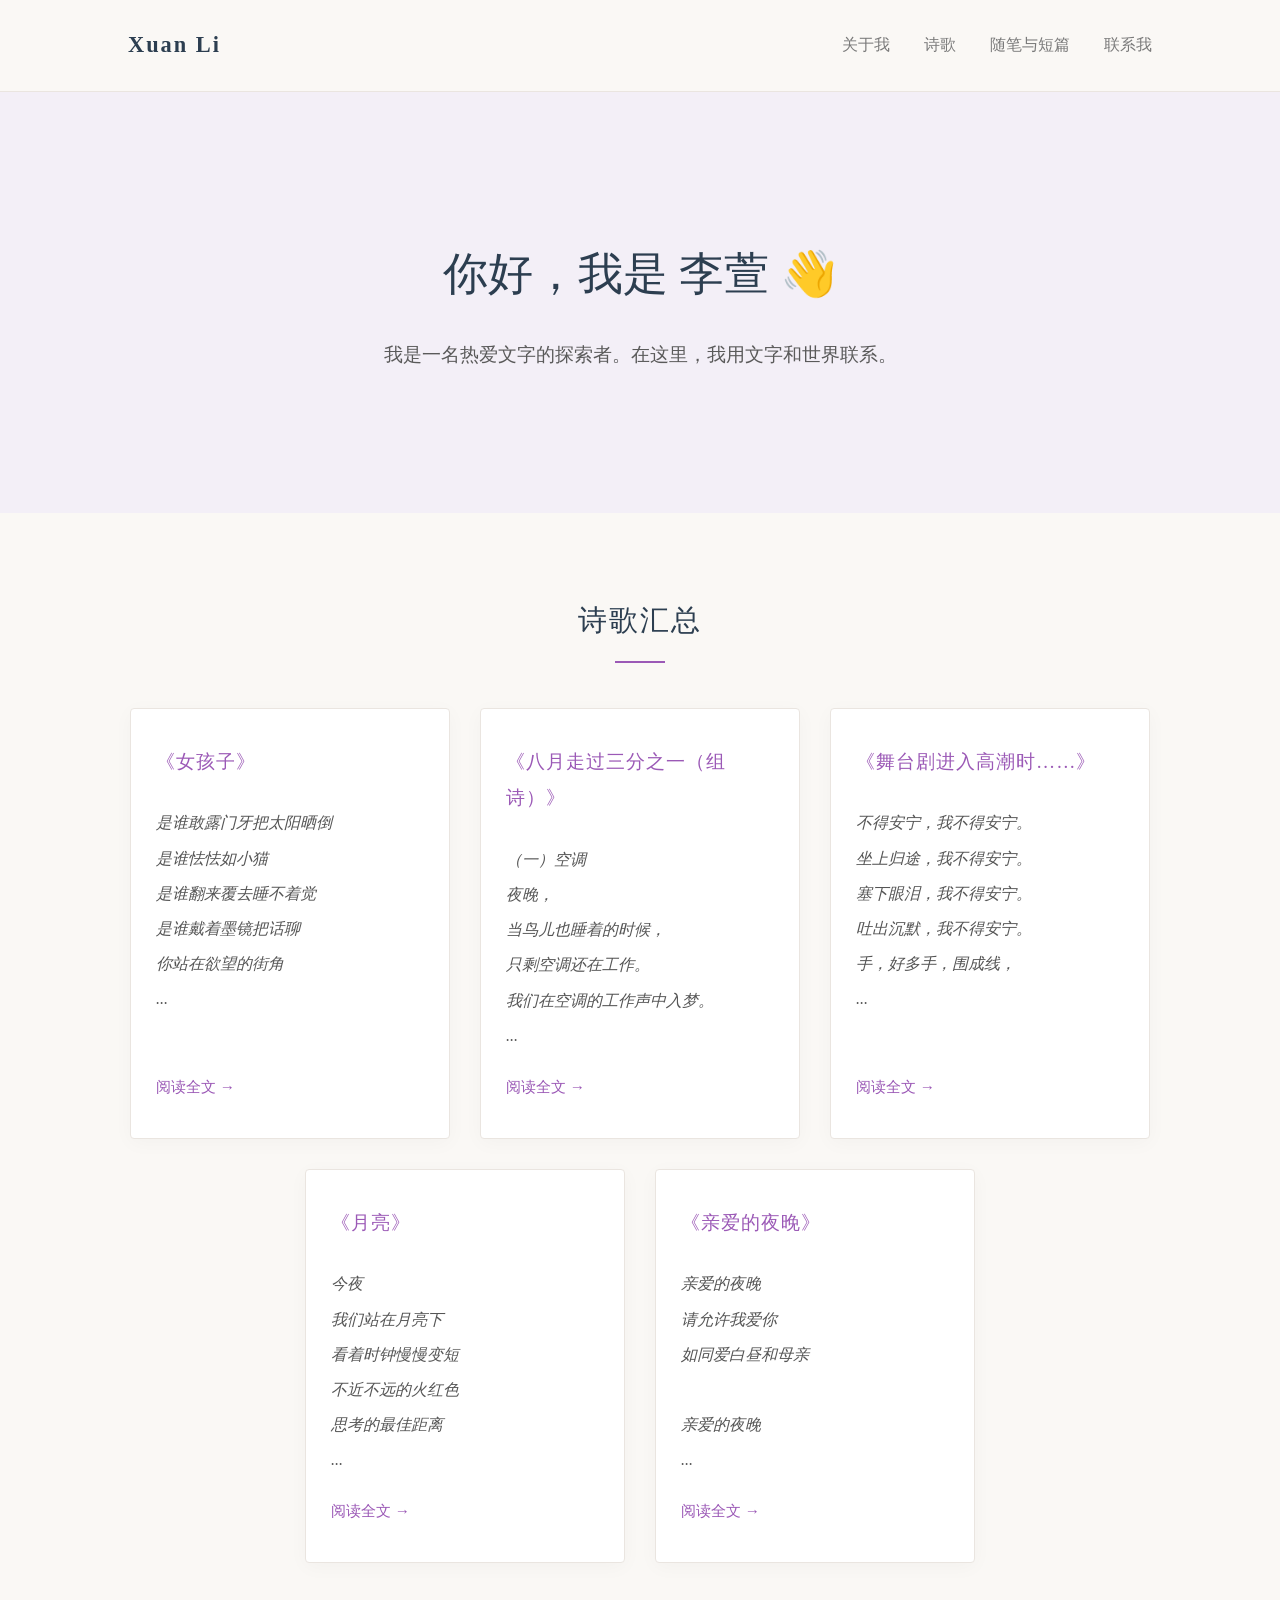
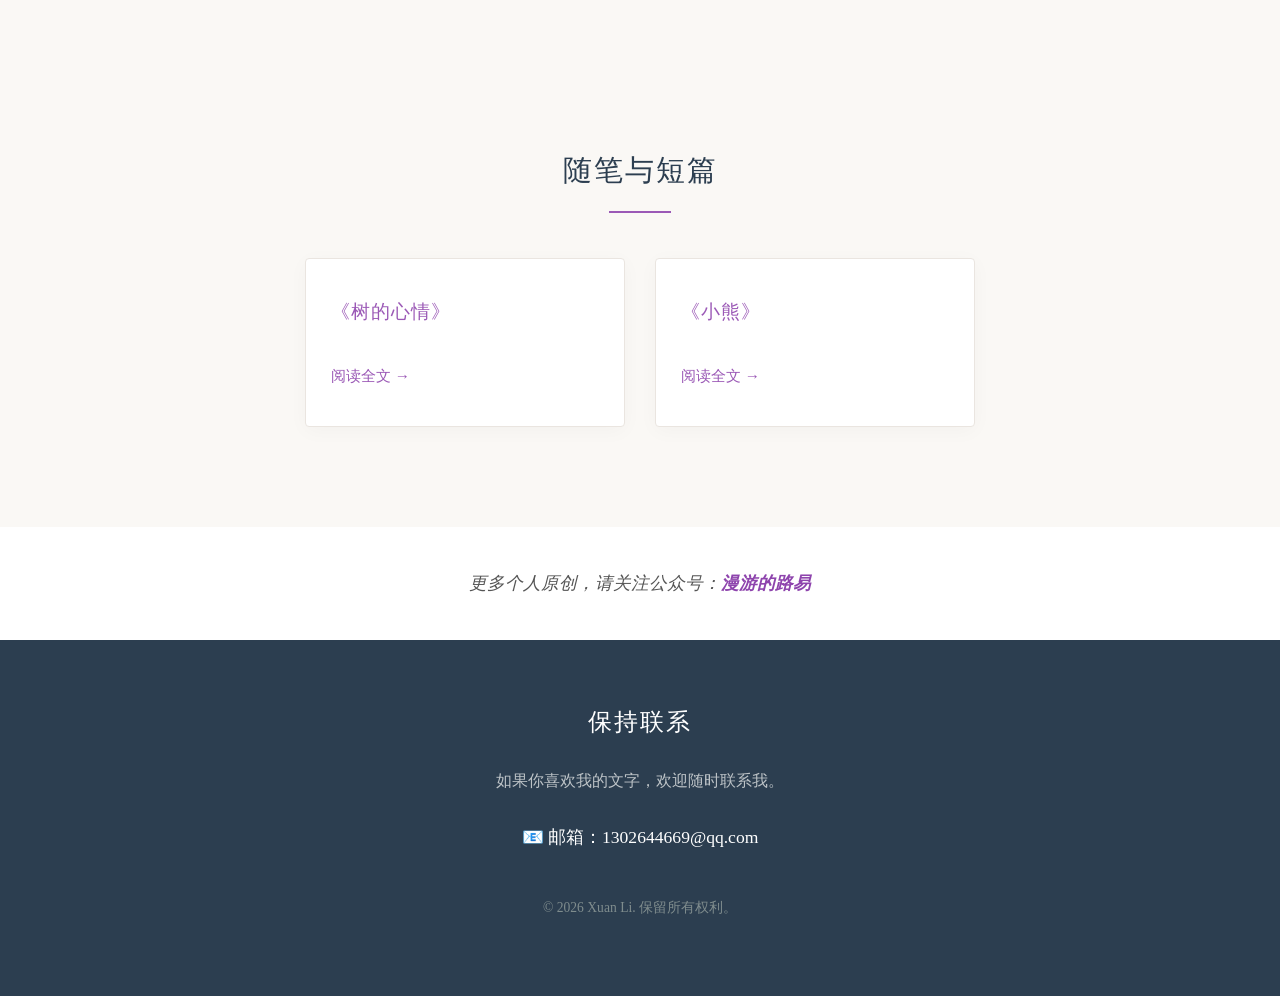
<file: index.html>
<!DOCTYPE html>
<html lang="zh-CN">
<head>
    <meta charset="UTF-8">
    <meta name="viewport" content="width=device-width, initial-scale=1.0">
    <title>Xuan Li | 文字作品集</title>
    <link rel="stylesheet" href="style.css">
</head>
<body>
    <header>
        <div class="logo">Xuan Li</div>
        <nav>
            <a href="#about">关于我</a>
            <a href="#poetry">诗歌</a>
            <a href="#prose">随笔与短篇</a>
            <a href="#contact">联系我</a>
        </nav>
    </header>

    <section id="about" class="hero">
        <h1>你好，我是 李萱 👋</h1>
        <p>我是一名热爱文字的探索者。在这里，我用文字和世界联系。</p>
    </section>

    <section id="poetry" class="section-container">
        <h2>诗歌汇总</h2>
        <div class="project-grid">
            
            <!-- 诗歌卡片: 女孩子 -->
            <div class="card">
                <h3>《女孩子》</h3>
                <p class="poem-text">
                    是谁敢露门牙把太阳晒倒<br>
                    是谁怯怯如小猫<br>
                    是谁翻来覆去睡不着觉<br>
                    是谁戴着墨镜把话聊<br>
                    你站在欲望的街角<br>
                    ...
                </p>
                <a href="poem1.html" class="read-more">阅读全文 &rarr;</a>
            </div>
            <!-- 诗歌卡片: 八月走过三分之一（组诗） -->
            <div class="card">
                <h3>《八月走过三分之一（组诗）》</h3>
                <p class="poem-text">
                    （一）空调<br>
                    夜晚，<br>
                    当鸟儿也睡着的时候，<br>
                    只剩空调还在工作。<br>
                    我们在空调的工作声中入梦。<br>
                    ...
                </p>
                <a href="poem2.html" class="read-more">阅读全文 &rarr;</a>
            </div>
            <!-- 诗歌卡片: 舞台剧进入高潮时…… -->
            <div class="card">
                <h3>《舞台剧进入高潮时……》</h3>
                <p class="poem-text">
                    不得安宁，我不得安宁。<br>
                    坐上归途，我不得安宁。<br>
                    塞下眼泪，我不得安宁。<br>
                    吐出沉默，我不得安宁。<br>
                    手，好多手，围成线，<br>
                    ...
                </p>
                <a href="poem3.html" class="read-more">阅读全文 &rarr;</a>
            </div>
            <!-- 诗歌卡片: 月亮 -->
            <div class="card">
                <h3>《月亮》</h3>
                <p class="poem-text">
                    今夜<br>
                    我们站在月亮下<br>
                    看着时钟慢慢变短<br>
                    不近不远的火红色<br>
                    思考的最佳距离<br>
                    ...
                </p>
                <a href="poem4.html" class="read-more">阅读全文 &rarr;</a>
            </div>
            <!-- 诗歌卡片: 亲爱的夜晚 -->
            <div class="card">
                <h3>《亲爱的夜晚》</h3>
                <p class="poem-text">
                    亲爱的夜晚<br>
                    请允许我爱你<br>
                    如同爱白昼和母亲<br>
                    <br>
                    亲爱的夜晚<br>
                    ...
                </p>
                <a href="poem5.html" class="read-more">阅读全文 &rarr;</a>
            </div>
        </div>
    </section>

    <section id="prose" class="section-container bg-light">
        <h2>随笔与短篇</h2>
        <div class="project-grid">
            
            <!-- 散文卡片: 树的心情 -->
            <div class="card">
                <h3>《树的心情》</h3>
                <div style="margin-top: 15px;">
                    <!-- 重点：这里必须写上 href -->
                    <a href="prose1.html" class="read-more">阅读全文 &rarr;</a>
                </div>
            </div>
            <!-- 散文卡片: 小熊 -->
            <div class="card">
                <h3>《小熊》</h3>
                <div style="margin-top: 15px;">
                    <!-- 重点：这里必须写上 href -->
                    <a href="prose2.html" class="read-more">阅读全文 &rarr;</a>
                </div>
            </div>
        </div>
    </section>
    
    <div style="text-align: center; padding: 40px 20px; background-color: #fff;">
        <p style="font-size: 1.1rem; color: #555; font-style: italic;">
            更多个人原创，请关注公众号：<strong style="color: #8e44ad;">漫游的路易</strong>
        </p>
    </div>

    <footer id="contact">
        <h2>保持联系</h2>
        <p>如果你喜欢我的文字，欢迎随时联系我。</p>
        <p class="email">📧 邮箱：1302644669@qq.com</p>
        <p class="copyright">© <span id="year"></span> Xuan Li. 保留所有权利。</p>    
    </footer>
    <script src="script.js"></script>
</body>
</html>
</file>
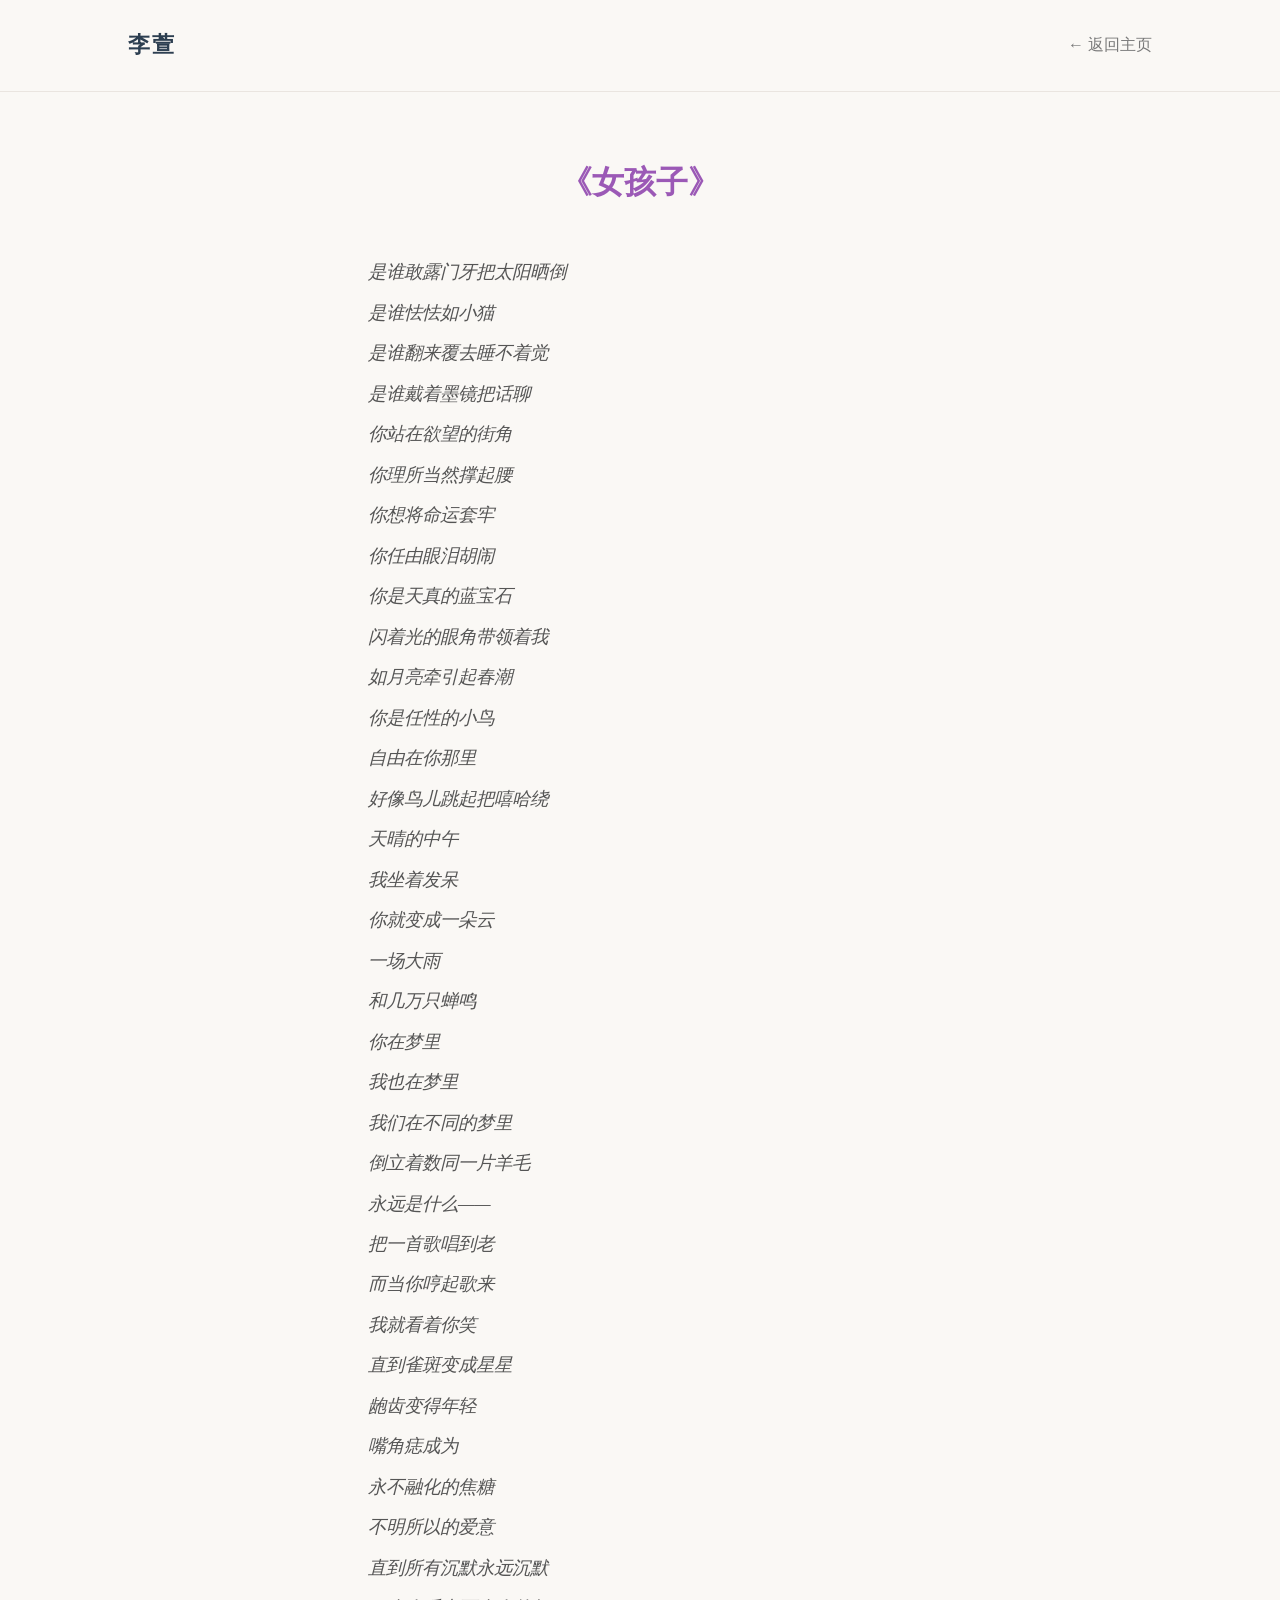
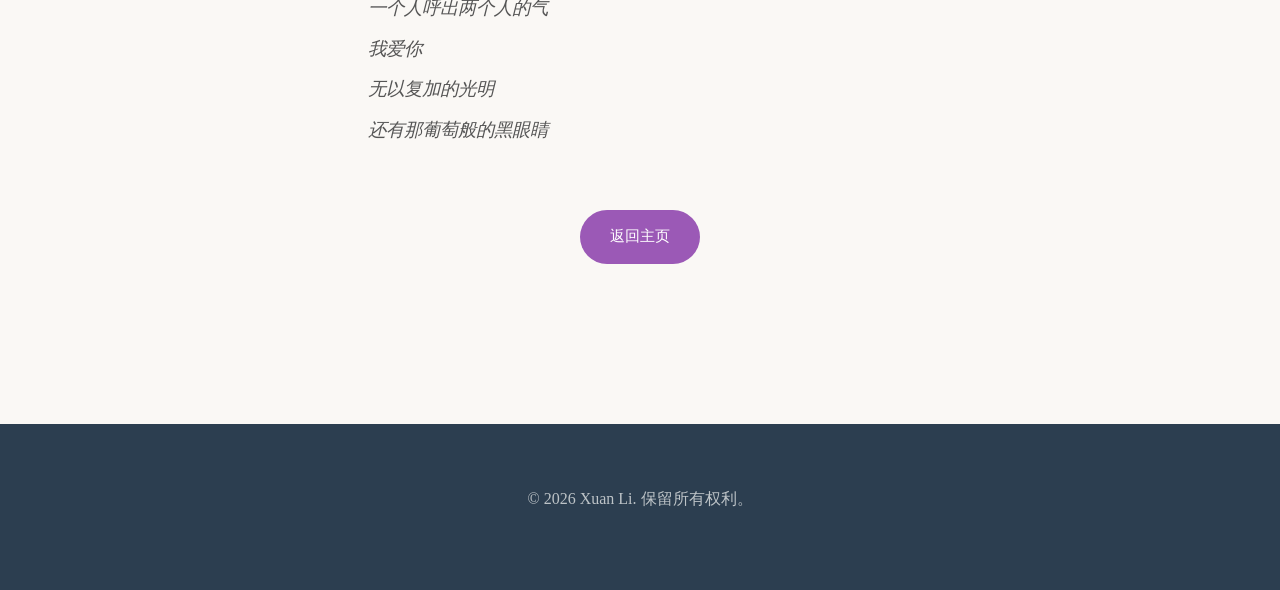
<file: poem1.html>
<!DOCTYPE html>
<html lang="zh-CN">
<head>
    <meta charset="UTF-8">
    <meta name="viewport" content="width=device-width, initial-scale=1.0">
    <title> 女孩子 | 李萱</title>
    <link rel="stylesheet" href="style.css">
</head>
<body>
    <header>
        <div class="logo">李萱</div>
        <nav>
            <a href="index.html">&larr; 返回主页</a>
        </nav>
    </header>

    <section class="section-container" style="max-width: 800px; margin: 0 auto; text-align: left; padding-top: 60px;">
        <h1 style="color: #9b59b6; margin-bottom: 40px; font-size: 2rem; text-align: center;">《女孩子》</h1>

        <div class="poem-text" style="font-size: 1.15rem; text-indent: 0;">
            <!-- 把你的诗歌全文粘贴在这里，每一行末尾加 <br> -->
            是谁敢露门牙把太阳晒倒<br>
            是谁怯怯如小猫<br>
            是谁翻来覆去睡不着觉<br>
            是谁戴着墨镜把话聊<br>

            你站在欲望的街角<br>
            你理所当然撑起腰<br>
            你想将命运套牢<br>
            你任由眼泪胡闹<br>

            你是天真的蓝宝石<br>
            闪着光的眼角带领着我<br>
            如月亮牵引起春潮<br>
            你是任性的小鸟<br>
            自由在你那里<br>
            好像鸟儿跳起把嘻哈绕<br>

            天晴的中午<br>
            我坐着发呆<br>
            你就变成一朵云<br>
            一场大雨<br>
            和几万只蝉鸣<br>
            你在梦里<br>
            我也在梦里<br>
            我们在不同的梦里<br>
            倒立着数同一片羊毛<br>
            永远是什么——<br>
            把一首歌唱到老<br>

            而当你哼起歌来<br>
            我就看着你笑<br>
            直到雀斑变成星星<br>
            龅齿变得年轻<br>
            嘴角痣成为<br>
            永不融化的焦糖<br>
            不明所以的爱意<br>
            直到所有沉默永远沉默<br>
            一个人呼出两个人的气<br>
            我爱你<br>
            无以复加的光明<br>
            还有那葡萄般的黑眼睛<br>

        </div>

        <div style="text-align: center; margin-top: 60px;">
            <a href="index.html" class="read-more" style="display: inline-block; background-color: #9b59b6; color: #fff; padding: 12px 30px; border-radius: 30px; text-decoration: none;">返回主页</a>
        </div>
    </section>

    <footer id="contact" style="margin-top: 80px;">
        <p>© <span id="year"></span> Xuan Li. 保留所有权利。</p>
    </footer>
    <script src="script.js"></script>
</body>
</html>
</file>
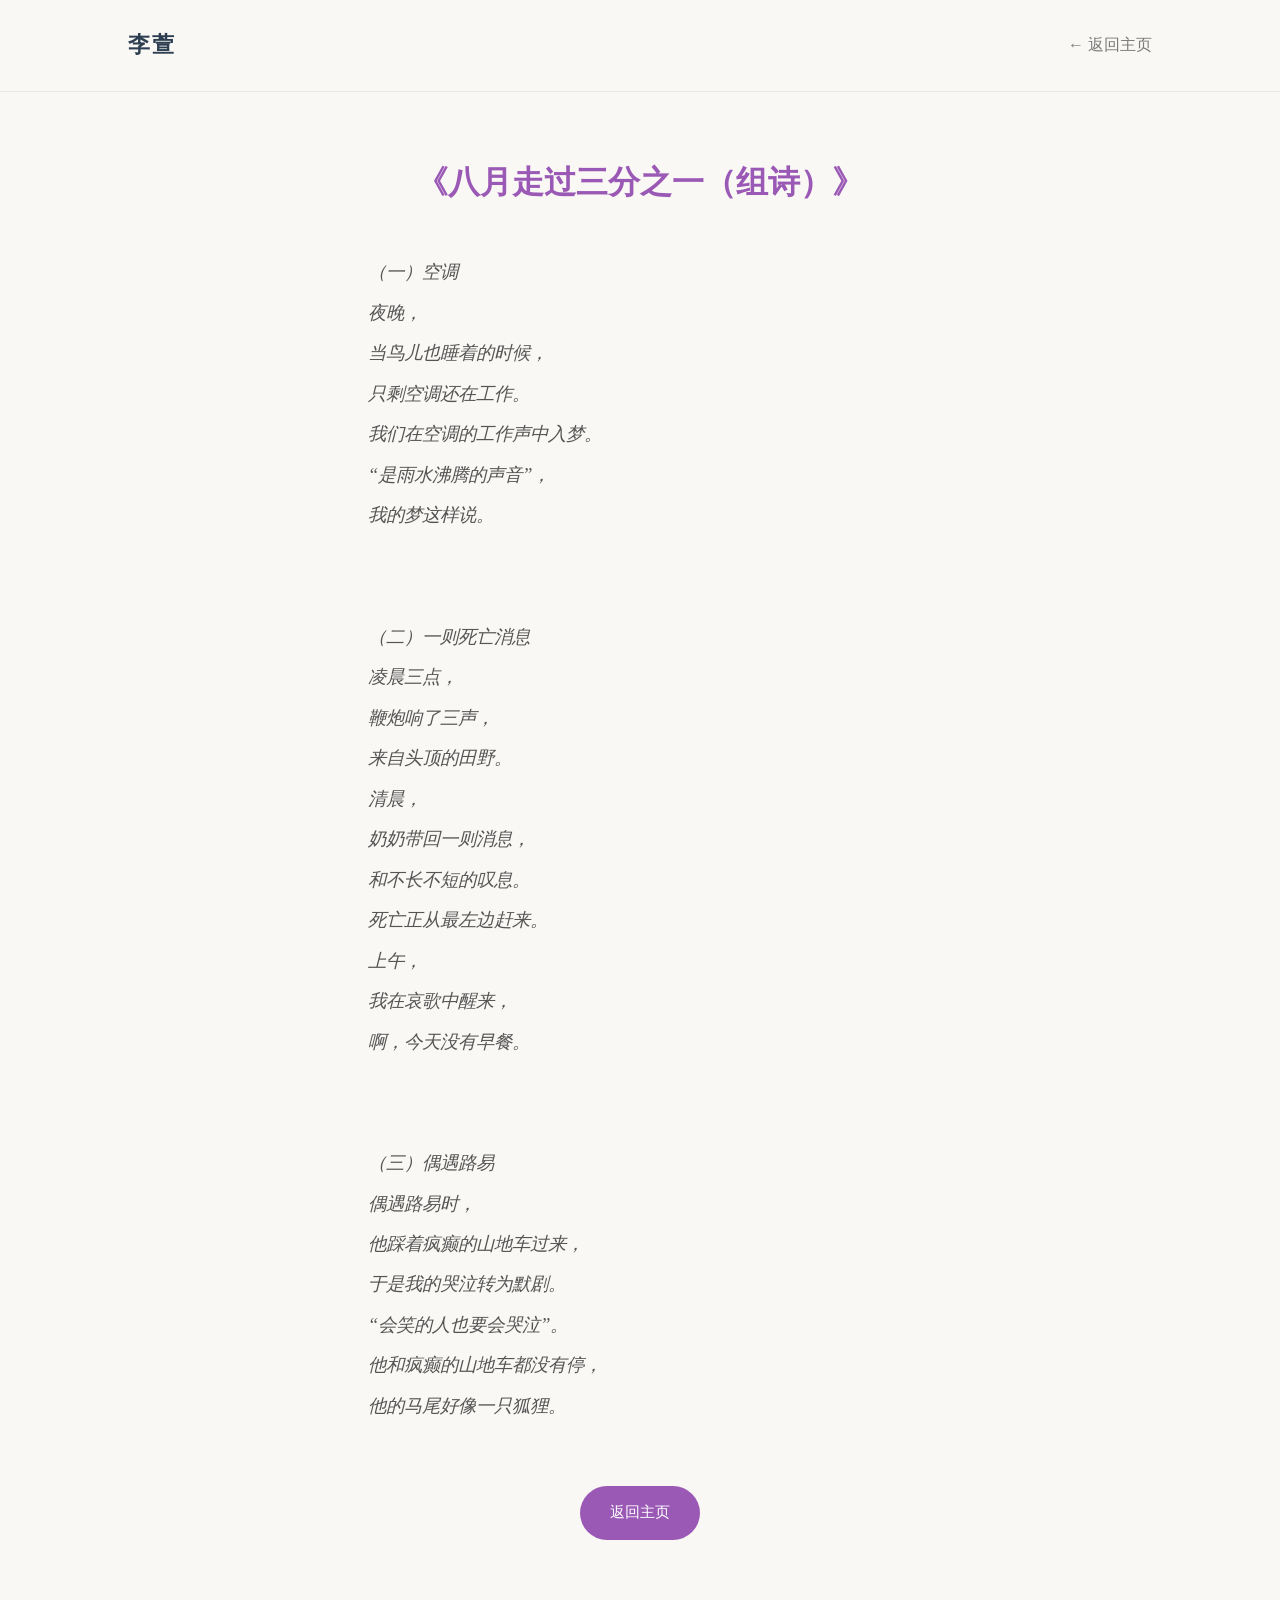
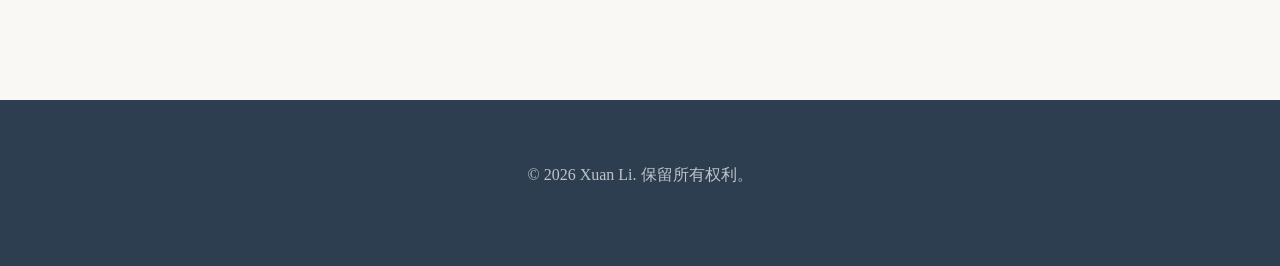
<file: poem2.html>
<!DOCTYPE html>
<html lang="zh-CN">
<head>
    <meta charset="UTF-8">
    <meta name="viewport" content="width=device-width, initial-scale=1.0">
    <title> 八月走过三分之一（组诗）| 李萱</title>
    <link rel="stylesheet" href="style.css">
</head>
<body>
    <header>
        <div class="logo">李萱</div>
        <nav>
            <a href="index.html">&larr; 返回主页</a>
        </nav>
    </header>

    <section class="section-container" style="max-width: 800px; margin: 0 auto; text-align: left; padding-top: 60px;">
        <h1 style="color: #9b59b6; margin-bottom: 40px; font-size: 2rem; text-align: center;">《八月走过三分之一（组诗）》</h1>

        <div class="poem-text" style="font-size: 1.15rem; text-indent: 0;">
            <!-- 把你的诗歌全文粘贴在这里，每一行末尾加 <br> -->
            （一）空调<br>
             夜晚，<br>
             当鸟儿也睡着的时候，<br>
             只剩空调还在工作。<br>
             我们在空调的工作声中入梦。<br>
             “是雨水沸腾的声音”，<br>
             我的梦这样说。<br>
             <br><br>
            （二）一则死亡消息<br>
             凌晨三点，<br>
             鞭炮响了三声，<br>
             来自头顶的田野。<br>
             清晨，<br>
             奶奶带回一则消息，<br>
             和不长不短的叹息。<br>
             死亡正从最左边赶来。<br>
             上午，<br>
             我在哀歌中醒来，<br>
             啊，今天没有早餐。<br>
            <br><br>
            （三）偶遇路易<br>
             偶遇路易时，<br>
             他踩着疯癫的山地车过来，<br>
             于是我的哭泣转为默剧。<br>
             “会笑的人也要会哭泣”。<br>
             他和疯癫的山地车都没有停，<br>
             他的马尾好像一只狐狸。<br>
        </div>

        <div style="text-align: center; margin-top: 60px;">
            <a href="index.html" class="read-more" style="display: inline-block; background-color: #9b59b6; color: #fff; padding: 12px 30px; border-radius: 30px; text-decoration: none;">返回主页</a>
        </div>
    </section>

    <footer id="contact" style="margin-top: 80px;">
        <p>© <span id="year"></span> Xuan Li. 保留所有权利。</p>
    </footer>
    <script src="script.js"></script>
</body>
</html>
</file>
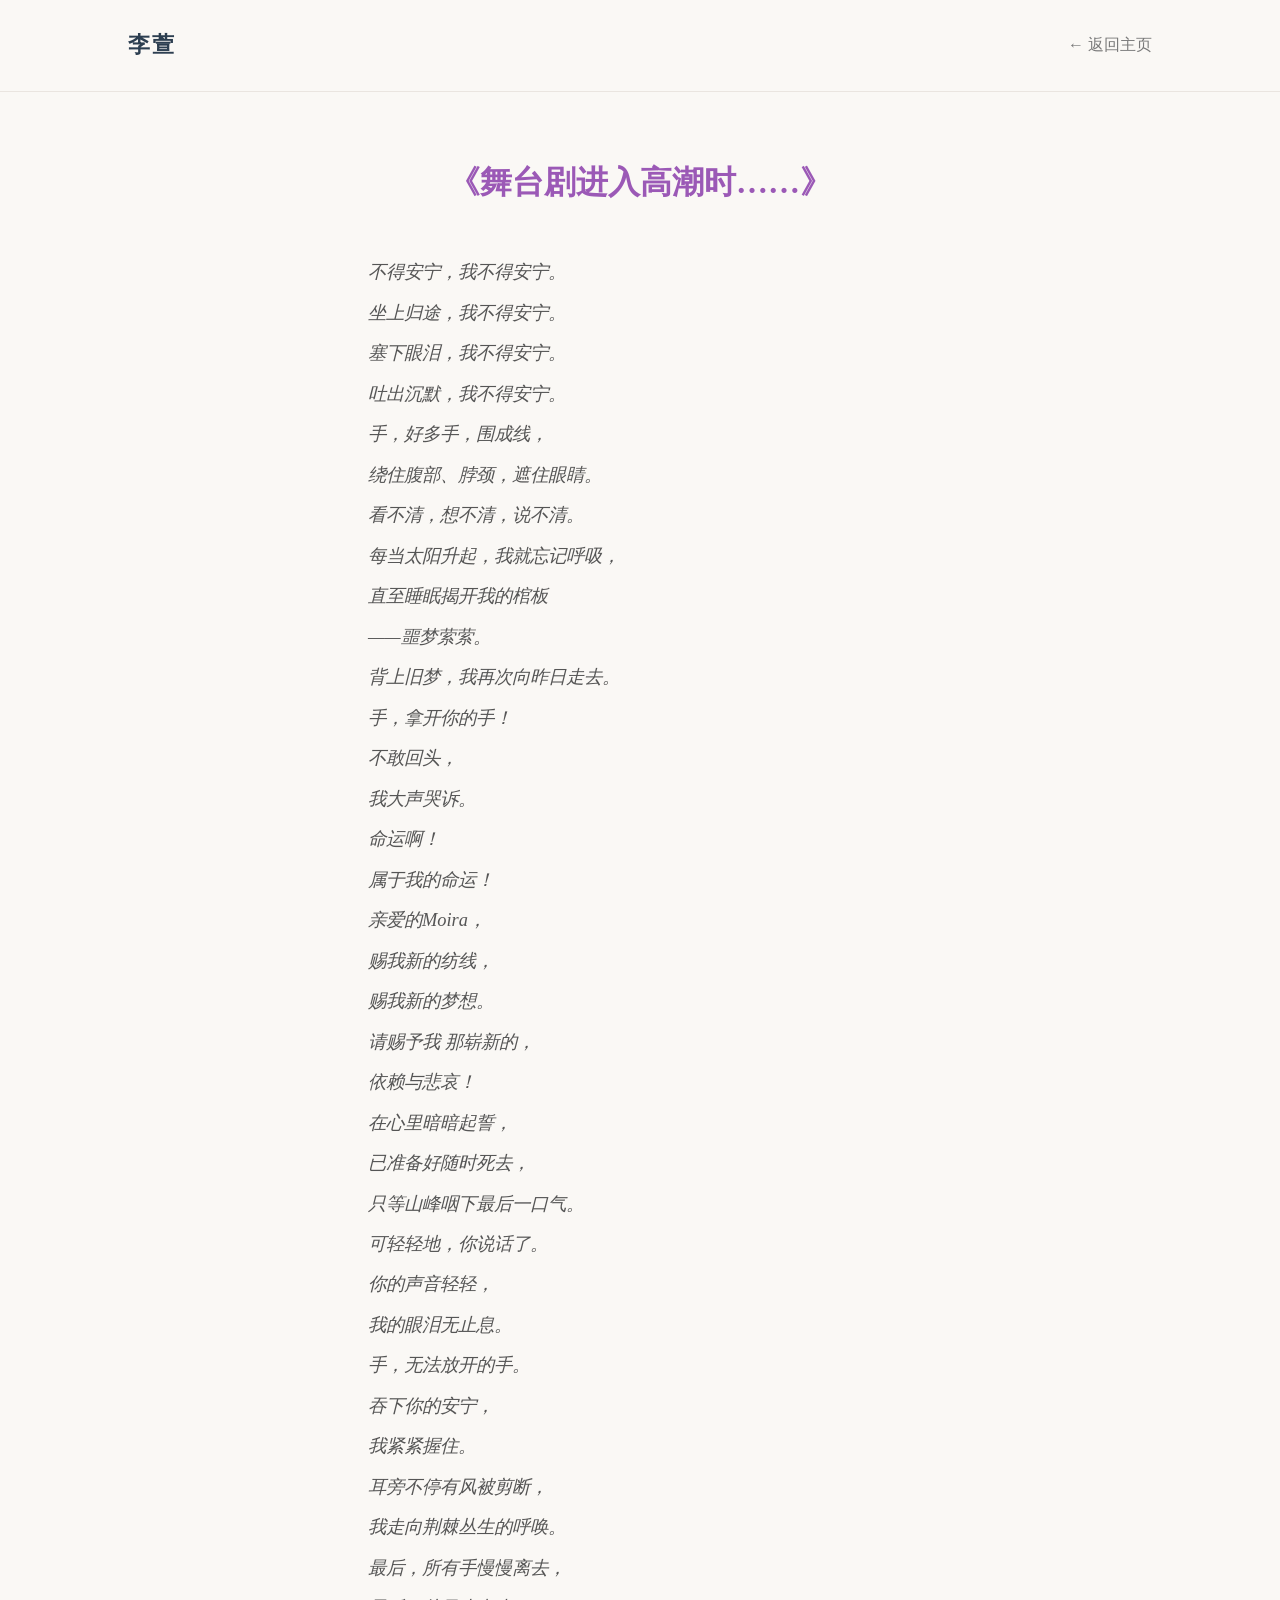
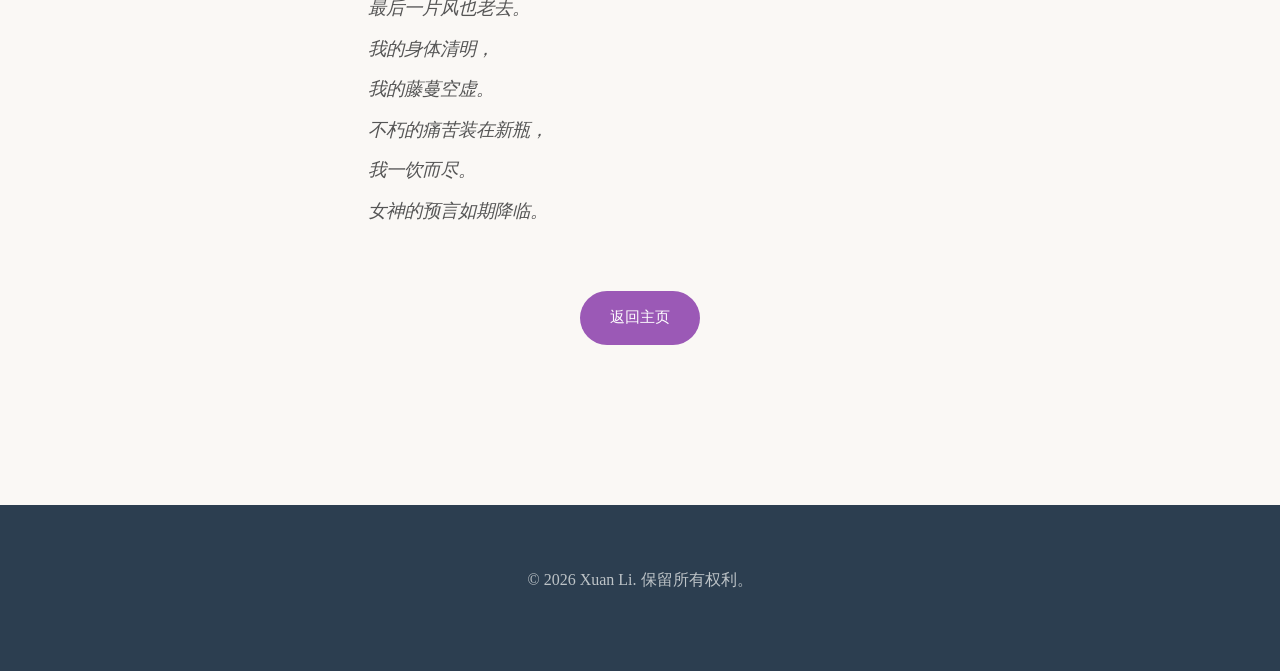
<file: poem3.html>
<!DOCTYPE html>
<html lang="zh-CN">
<head>
    <meta charset="UTF-8">
    <meta name="viewport" content="width=device-width, initial-scale=1.0">
    <title> 舞台剧进入高潮时…… | 李萱</title>
    <link rel="stylesheet" href="style.css">
</head>
<body>
    <header>
        <div class="logo">李萱</div>
        <nav>
            <a href="index.html">&larr; 返回主页</a>
        </nav>
    </header>

    <section class="section-container" style="max-width: 800px; margin: 0 auto; text-align: left; padding-top: 60px;">
        <h1 style="color: #9b59b6; margin-bottom: 40px; font-size: 2rem; text-align: center;">《舞台剧进入高潮时……》</h1>

        <div class="poem-text" style="font-size: 1.15rem; text-indent: 0;">
            <!-- 把你的诗歌全文粘贴在这里，每一行末尾加 <br> -->
            不得安宁，我不得安宁。<br>
            坐上归途，我不得安宁。<br>
            塞下眼泪，我不得安宁。<br>
            吐出沉默，我不得安宁。<br>
            手，好多手，围成线，<br>
            绕住腹部、脖颈，遮住眼睛。<br>
            看不清，想不清，说不清。<br>
            每当太阳升起，我就忘记呼吸，<br>
            直至睡眠揭开我的棺板<br>
            ——噩梦萦萦。<br>
            背上旧梦，我再次向昨日走去。<br>

            手，拿开你的手！<br>
            不敢回头，<br>
            我大声哭诉。<br>
            命运啊！<br>
            属于我的命运！<br>
            亲爱的Moira，<br>
            赐我新的纺线，<br>
            赐我新的梦想。<br>
            请赐予我 那崭新的，<br>
            依赖与悲哀！<br>

            在心里暗暗起誓，<br>
            已准备好随时死去，<br>
            只等山峰咽下最后一口气。<br>
            可轻轻地，你说话了。<br>
            你的声音轻轻，<br>
            我的眼泪无止息。<br>

            手，无法放开的手。<br>
            吞下你的安宁，<br>
            我紧紧握住。<br>
            耳旁不停有风被剪断，<br>
            我走向荆棘丛生的呼唤。<br>

            最后，所有手慢慢离去，<br>
            最后一片风也老去。<br>
            我的身体清明，<br>
            我的藤蔓空虚。<br>
            不朽的痛苦装在新瓶，<br>
            我一饮而尽。<br>
            女神的预言如期降临。<br>

        </div>

        <div style="text-align: center; margin-top: 60px;">
            <a href="index.html" class="read-more" style="display: inline-block; background-color: #9b59b6; color: #fff; padding: 12px 30px; border-radius: 30px; text-decoration: none;">返回主页</a>
        </div>
    </section>

    <footer id="contact" style="margin-top: 80px;">
        <p>© <span id="year"></span> Xuan Li. 保留所有权利。</p>
    </footer>
    <script src="script.js"></script>
</body>
</html>
</file>
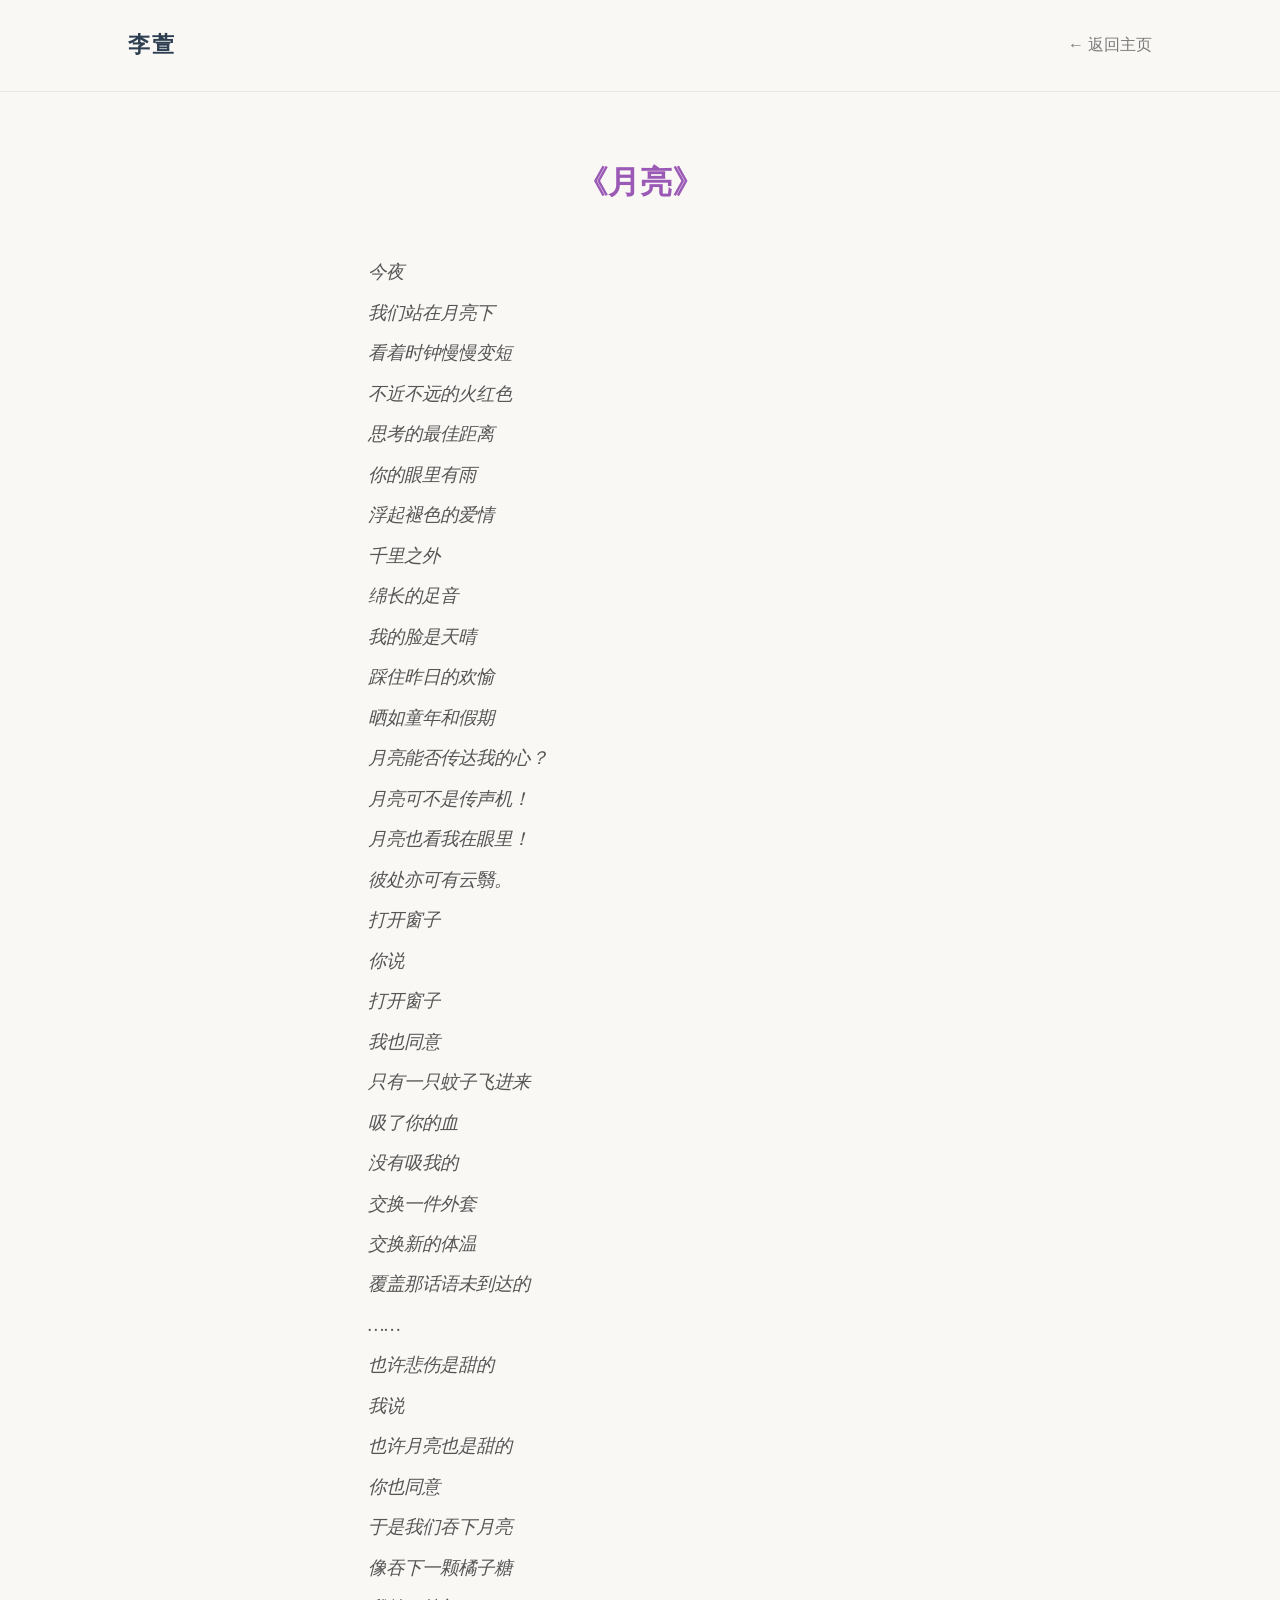
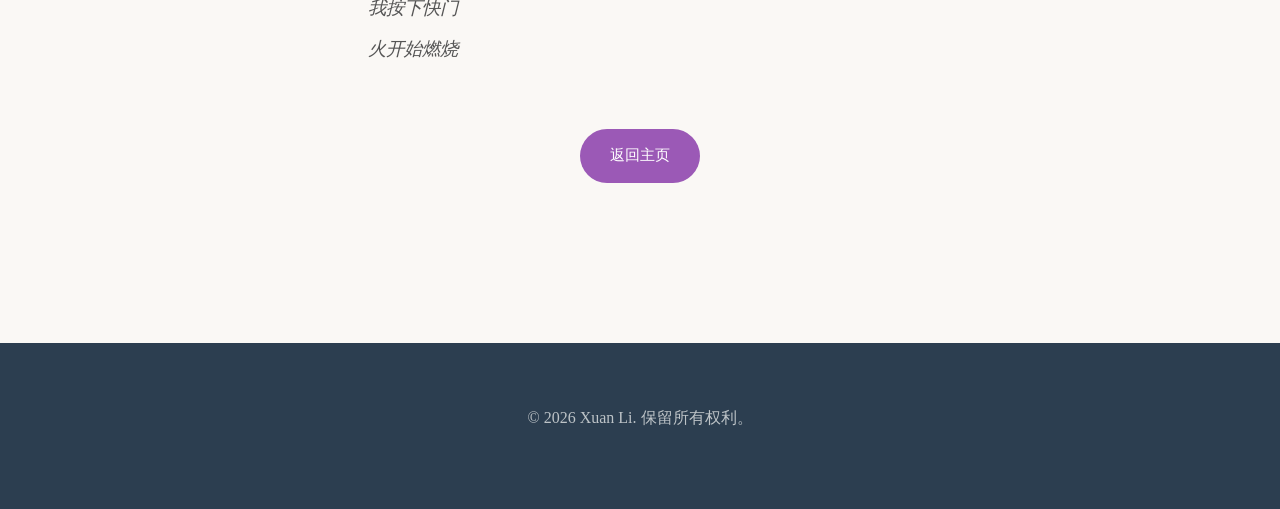
<file: poem4.html>
<!DOCTYPE html>
<html lang="zh-CN">
<head>
    <meta charset="UTF-8">
    <meta name="viewport" content="width=device-width, initial-scale=1.0">
    <title> 月亮 | 李萱</title>
    <link rel="stylesheet" href="style.css">
</head>
<body>
    <header>
        <div class="logo">李萱</div>
        <nav>
            <a href="index.html">&larr; 返回主页</a>
        </nav>
    </header>

    <section class="section-container" style="max-width: 800px; margin: 0 auto; text-align: left; padding-top: 60px;">
        <h1 style="color: #9b59b6; margin-bottom: 40px; font-size: 2rem; text-align: center;">《月亮》</h1>

        <div class="poem-text" style="font-size: 1.15rem; text-indent: 0;">
            <!-- 把你的诗歌全文粘贴在这里，每一行末尾加 <br> -->
            今夜<br>
            我们站在月亮下<br>
            看着时钟慢慢变短<br>
            不近不远的火红色<br>
            思考的最佳距离<br>

            你的眼里有雨<br>
            浮起褪色的爱情<br>
            千里之外<br>
            绵长的足音<br>

            我的脸是天晴<br>
            踩住昨日的欢愉<br>
            晒如童年和假期<br>

            月亮能否传达我的心？<br>
            月亮可不是传声机！<br>
            月亮也看我在眼里！<br>
            彼处亦可有云翳。<br>

            打开窗子<br>
            你说<br>
            打开窗子<br>
            我也同意<br>
            只有一只蚊子飞进来<br>
            吸了你的血<br>
            没有吸我的<br>

            交换一件外套<br>
            交换新的体温<br>
            覆盖那话语未到达的<br>
            ……<br>
            也许悲伤是甜的<br>
            我说<br>
            也许月亮也是甜的<br>
            你也同意<br>

            于是我们吞下月亮<br>
            像吞下一颗橘子糖<br>
            我按下快门<br>
            火开始燃烧<br>

        </div>

        <div style="text-align: center; margin-top: 60px;">
            <a href="index.html" class="read-more" style="display: inline-block; background-color: #9b59b6; color: #fff; padding: 12px 30px; border-radius: 30px; text-decoration: none;">返回主页</a>
        </div>
    </section>

    <footer id="contact" style="margin-top: 80px;">
        <p>© <span id="year"></span> Xuan Li. 保留所有权利。</p>
    </footer>
    <script src="script.js"></script>
</body>
</html>
</file>
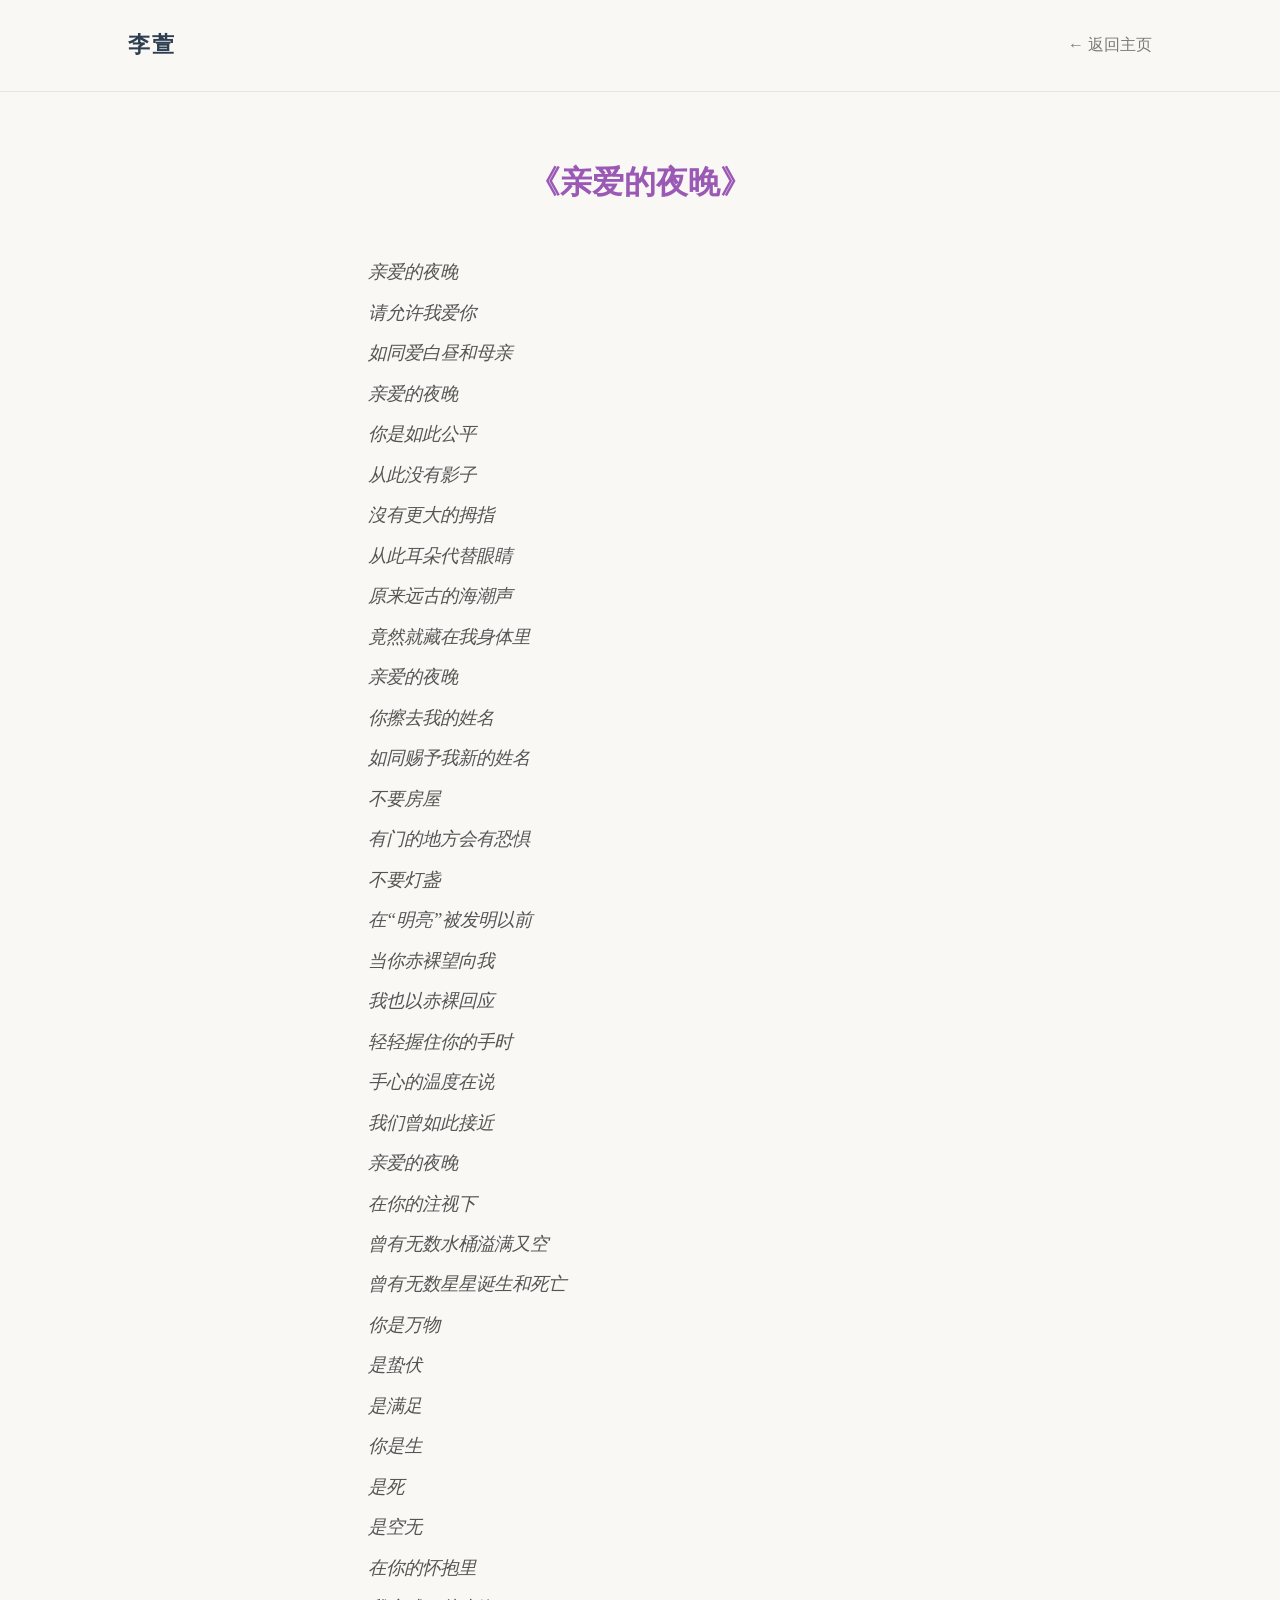
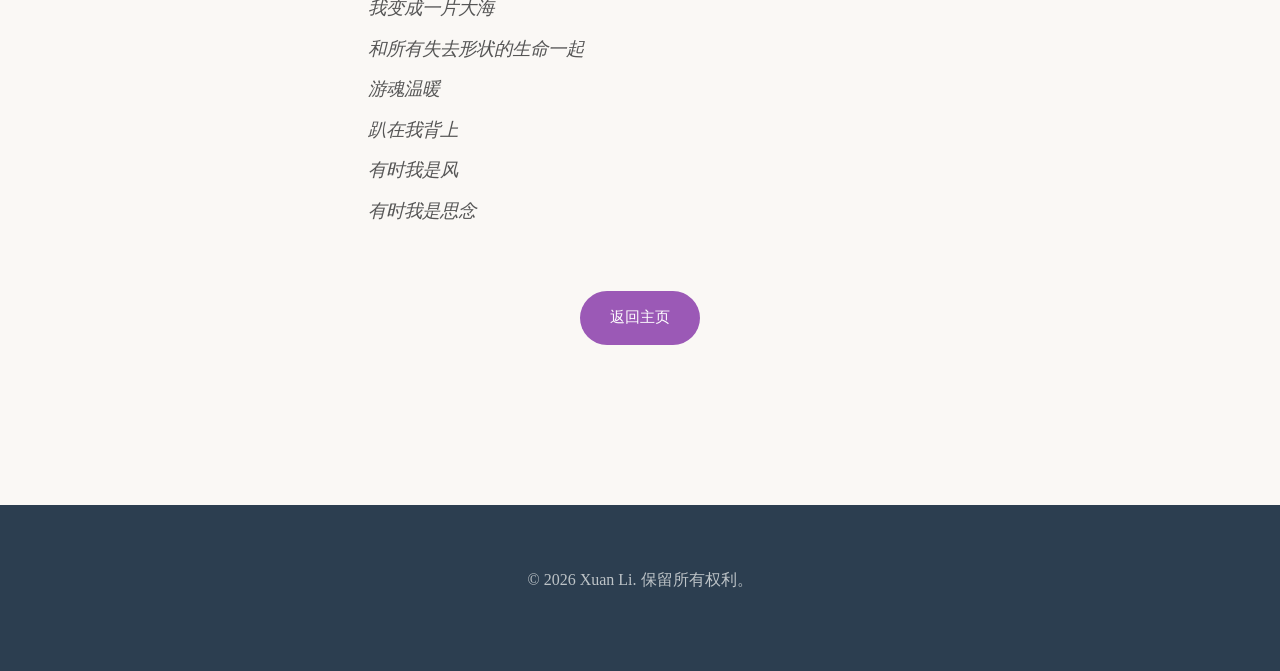
<file: poem5.html>
<!DOCTYPE html>
<html lang="zh-CN">
<head>
    <meta charset="UTF-8">
    <meta name="viewport" content="width=device-width, initial-scale=1.0">
    <title> 亲爱的夜晚 | 李萱</title>
    <link rel="stylesheet" href="style.css">
</head>
<body>
    <header>
        <div class="logo">李萱</div>
        <nav>
            <a href="index.html">&larr; 返回主页</a>
        </nav>
    </header>

    <section class="section-container" style="max-width: 800px; margin: 0 auto; text-align: left; padding-top: 60px;">
        <h1 style="color: #9b59b6; margin-bottom: 40px; font-size: 2rem; text-align: center;">《亲爱的夜晚》</h1>

        <div class="poem-text" style="font-size: 1.15rem; text-indent: 0;">
            <!-- 把你的诗歌全文粘贴在这里，每一行末尾加 <br> -->
            亲爱的夜晚<br>
            请允许我爱你 <br>
            如同爱白昼和母亲<br>

            亲爱的夜晚<br>
            你是如此公平<br>
            从此没有影子<br>
            沒有更大的拇指<br>
            从此耳朵代替眼睛<br>
            原来远古的海潮声<br>
            竟然就藏在我身体里<br>

            亲爱的夜晚<br>
            你擦去我的姓名<br>
            如同赐予我新的姓名<br>
            不要房屋<br>
            有门的地方会有恐惧<br>
            不要灯盏<br>
            在“明亮”被发明以前<br>
            当你赤裸望向我<br>
            我也以赤裸回应<br>
            轻轻握住你的手时<br>
            手心的温度在说<br>
            我们曾如此接近<br>

            亲爱的夜晚<br>
            在你的注视下<br>
            曾有无数水桶溢满又空<br>
            曾有无数星星诞生和死亡<br>
            你是万物<br>
            是蛰伏<br>
            是满足<br>
            你是生<br>
            是死<br>
            是空无<br>
            在你的怀抱里<br>
            我变成一片大海<br>
            和所有失去形状的生命一起<br>
            游魂温暖<br>
            趴在我背上<br>
            有时我是风<br>
            有时我是思念<br>

        </div>

        <div style="text-align: center; margin-top: 60px;">
            <a href="index.html" class="read-more" style="display: inline-block; background-color: #9b59b6; color: #fff; padding: 12px 30px; border-radius: 30px; text-decoration: none;">返回主页</a>
        </div>
    </section>

    <footer id="contact" style="margin-top: 80px;">
        <p>© <span id="year"></span> Xuan Li. 保留所有权利。</p>
    </footer>
    <script src="script.js"></script>
</body>
</html>
</file>
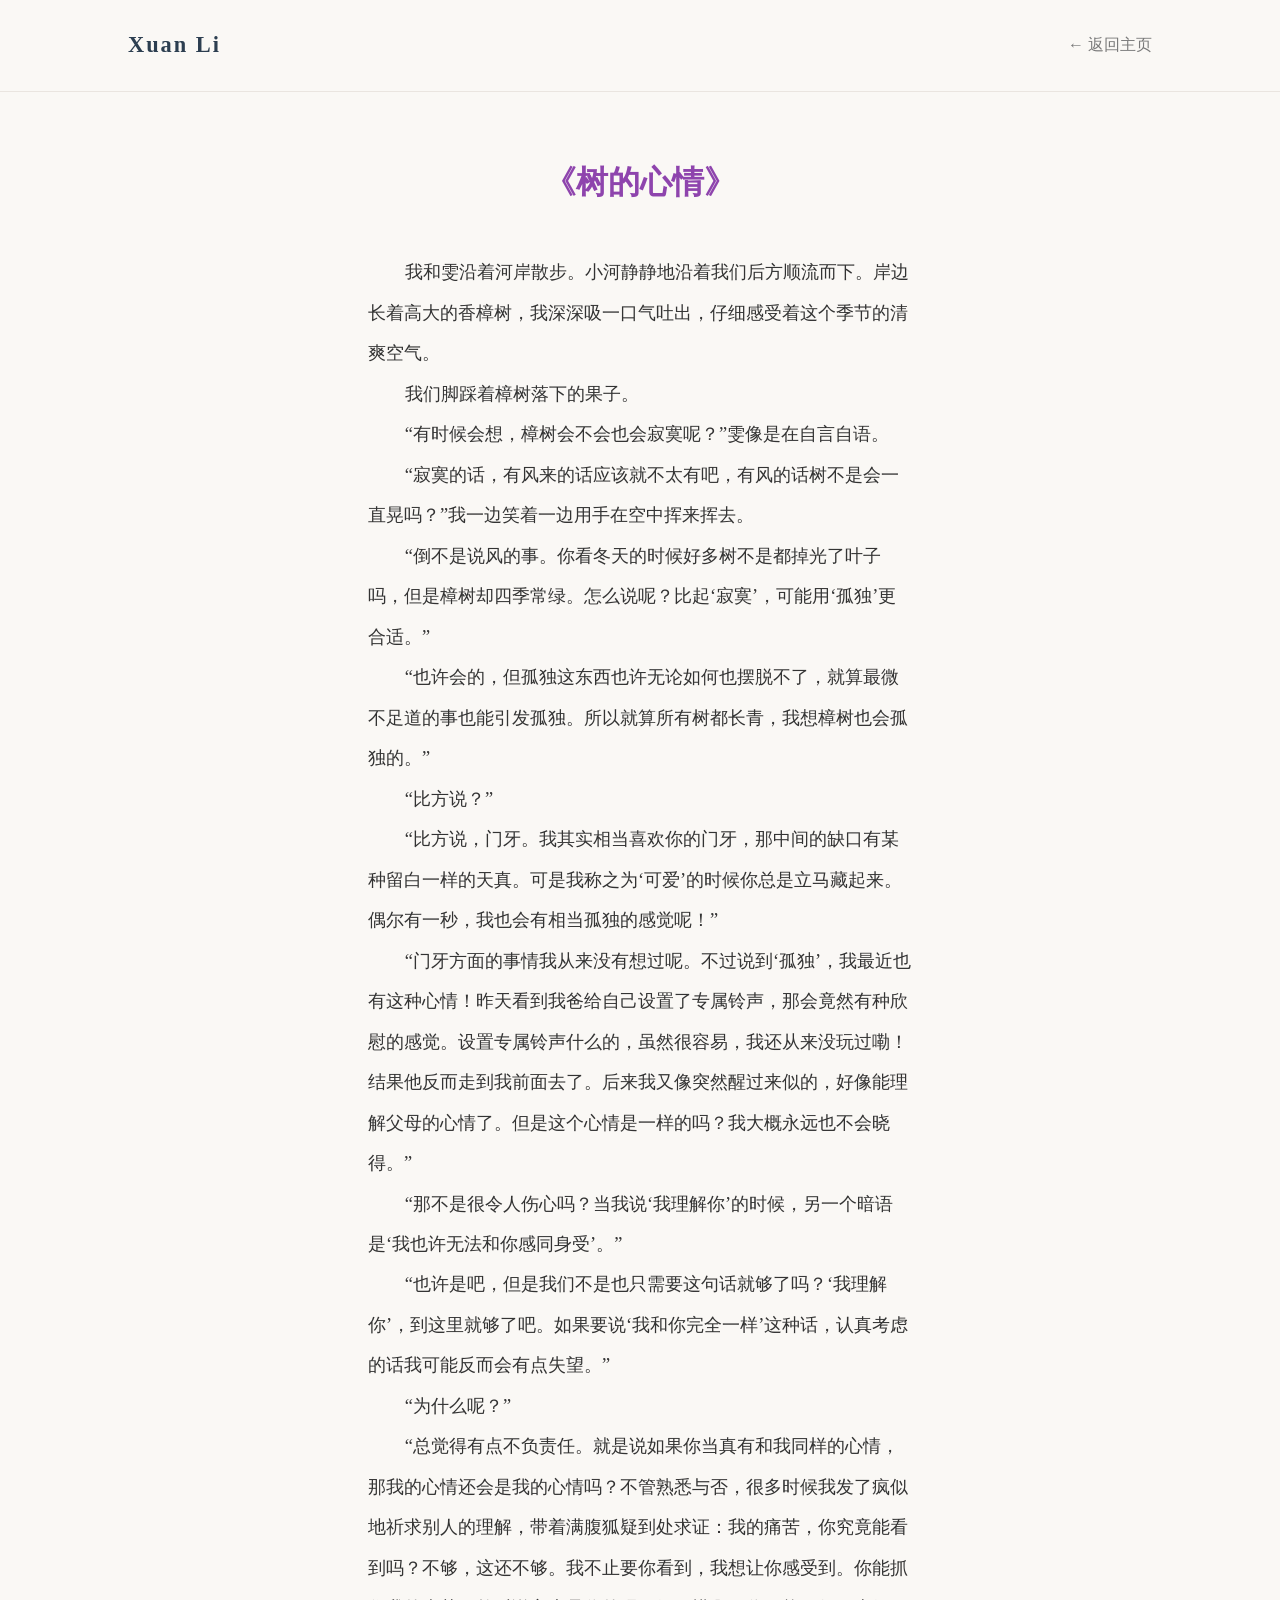
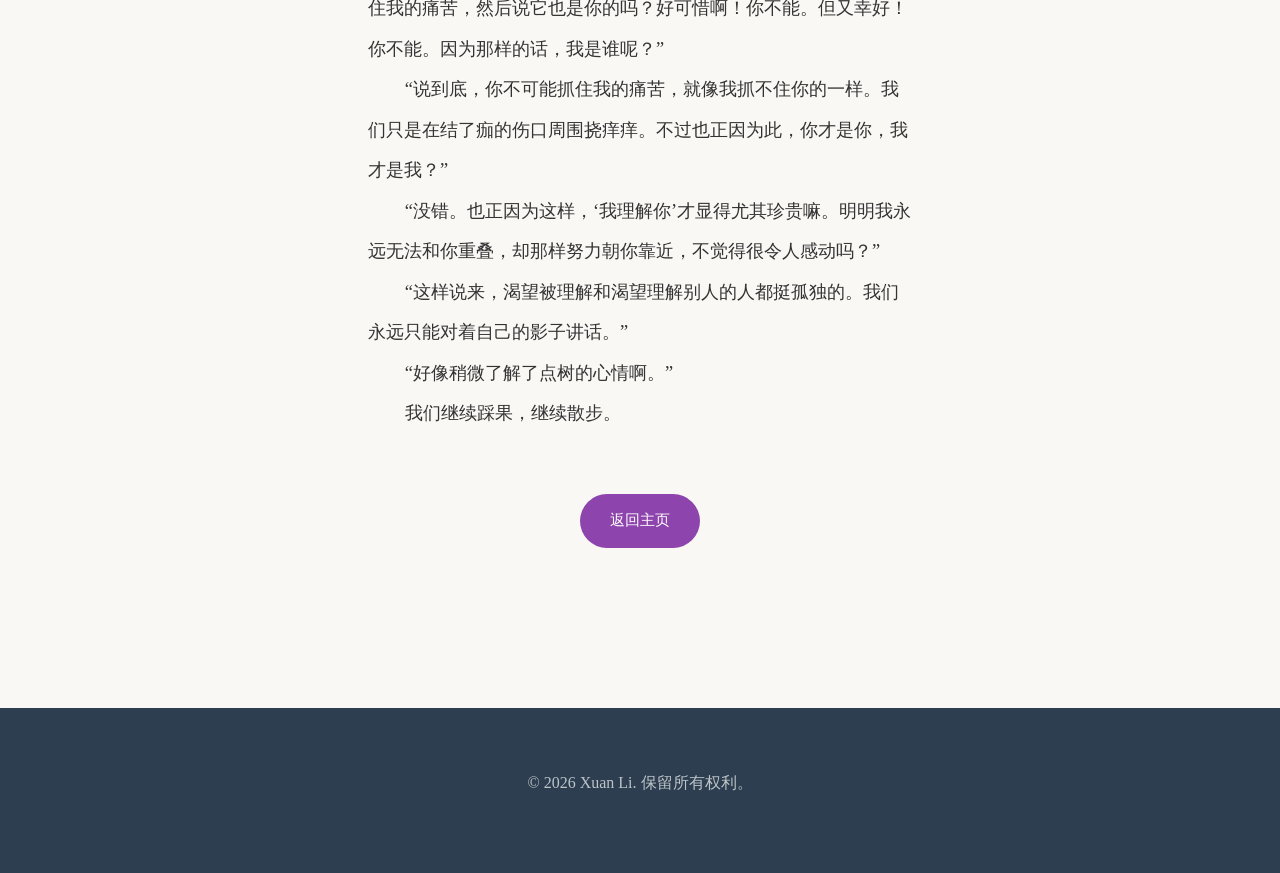
<file: prose1.html>
<!DOCTYPE html>
<html lang="zh-CN">
<head>
    <meta charset="UTF-8">
    <meta name="viewport" content="width=device-width, initial-scale=1.0">
    <!-- 这里的标题改成你的第一篇散文标题 -->
    <title>树的心情 | Xuan Li</title>
    <link rel="stylesheet" href="style.css">
</head>
<body>
    <!-- 顶部导航，方便读者返回主页 -->
    <header>
        <div class="logo">Xuan Li</div>
        <nav>
            <a href="index.html">&larr; 返回主页</a>
        </nav>
    </header>

    <!-- 文章内容区 -->
    <section class="section-container" style="max-width: 800px; margin: 0 auto; text-align: left; padding-top: 60px;">

        <!-- 这里改成你的散文标题 -->
        <h1 style="color: #8e44ad; margin-bottom: 40px; font-size: 2rem; text-align: center;">《树的心情》</h1>

        <div style="font-size: 1.15rem; line-height: 2.2; color: #333; text-indent: 2em;">
            <!--
              在这里粘贴你的散文全文！
              每一个自然段，都放在一对 <p> 和 </p> 标签里。
              例如：
            -->

            <p>我和雯沿着河岸散步。小河静静地沿着我们后方顺流而下。岸边长着高大的香樟树，我深深吸一口气吐出，仔细感受着这个季节的清爽空气。</p>

            <p>我们脚踩着樟树落下的果子。</p>

            <p>“有时候会想，樟树会不会也会寂寞呢？”雯像是在自言自语。</p>

            <p>“寂寞的话，有风来的话应该就不太有吧，有风的话树不是会一直晃吗？”我一边笑着一边用手在空中挥来挥去。</p>

            <p>“倒不是说风的事。你看冬天的时候好多树不是都掉光了叶子吗，但是樟树却四季常绿。怎么说呢？比起‘寂寞’，可能用‘孤独’更合适。”</p>

            <p>“也许会的，但孤独这东西也许无论如何也摆脱不了，就算最微不足道的事也能引发孤独。所以就算所有树都长青，我想樟树也会孤独的。”</p>

            <p>“比方说？”</p>

            <p>“比方说，门牙。我其实相当喜欢你的门牙，那中间的缺口有某种留白一样的天真。可是我称之为‘可爱’的时候你总是立马藏起来。偶尔有一秒，我也会有相当孤独的感觉呢！”</p>

            <p>“门牙方面的事情我从来没有想过呢。不过说到‘孤独’，我最近也有这种心情！昨天看到我爸给自己设置了专属铃声，那会竟然有种欣慰的感觉。设置专属铃声什么的，虽然很容易，我还从来没玩过嘞！结果他反而走到我前面去了。后来我又像突然醒过来似的，好像能理解父母的心情了。但是这个心情是一样的吗？我大概永远也不会晓得。”</p>
            <p>“那不是很令人伤心吗？当我说‘我理解你’的时候，另一个暗语是‘我也许无法和你感同身受’。”</p>
            <p>“也许是吧，但是我们不是也只需要这句话就够了吗？‘我理解你’，到这里就够了吧。如果要说‘我和你完全一样’这种话，认真考虑的话我可能反而会有点失望。”</p>
            <p>“为什么呢？”</p>
            <p>“总觉得有点不负责任。就是说如果你当真有和我同样的心情，那我的心情还会是我的心情吗？不管熟悉与否，很多时候我发了疯似地祈求别人的理解，带着满腹狐疑到处求证：我的痛苦，你究竟能看到吗？不够，这还不够。我不止要你看到，我想让你感受到。你能抓住我的痛苦，然后说它也是你的吗？好可惜啊！你不能。但又幸好！你不能。因为那样的话，我是谁呢？”</p>
            <p>“说到底，你不可能抓住我的痛苦，就像我抓不住你的一样。我们只是在结了痂的伤口周围挠痒痒。不过也正因为此，你才是你，我才是我？”</p>
            <p>“没错。也正因为这样，‘我理解你’才显得尤其珍贵嘛。明明我永远无法和你重叠，却那样努力朝你靠近，不觉得很令人感动吗？”</p>
            <p>“这样说来，渴望被理解和渴望理解别人的人都挺孤独的。我们永远只能对着自己的影子讲话。”</p>
            <p>“好像稍微了解了点树的心情啊。”</p>
            <p>我们继续踩果，继续散步。</p>


        </div>

        <!-- 底部返回按钮 -->
        <div style="text-align: center; margin-top: 60px;">
            <a href="index.html" class="read-more" style="display: inline-block; background-color: #8e44ad; color: #fff; padding: 12px 30px; border-radius: 30px; text-decoration: none;">返回主页</a>
        </div>
    </section>

    <footer id="contact" style="margin-top: 80px;">
        <p>© <span id="year"></span> Xuan Li. 保留所有权利。</p>
    </footer>
    <script src="script.js"></script>
</body>
</html>
</file>
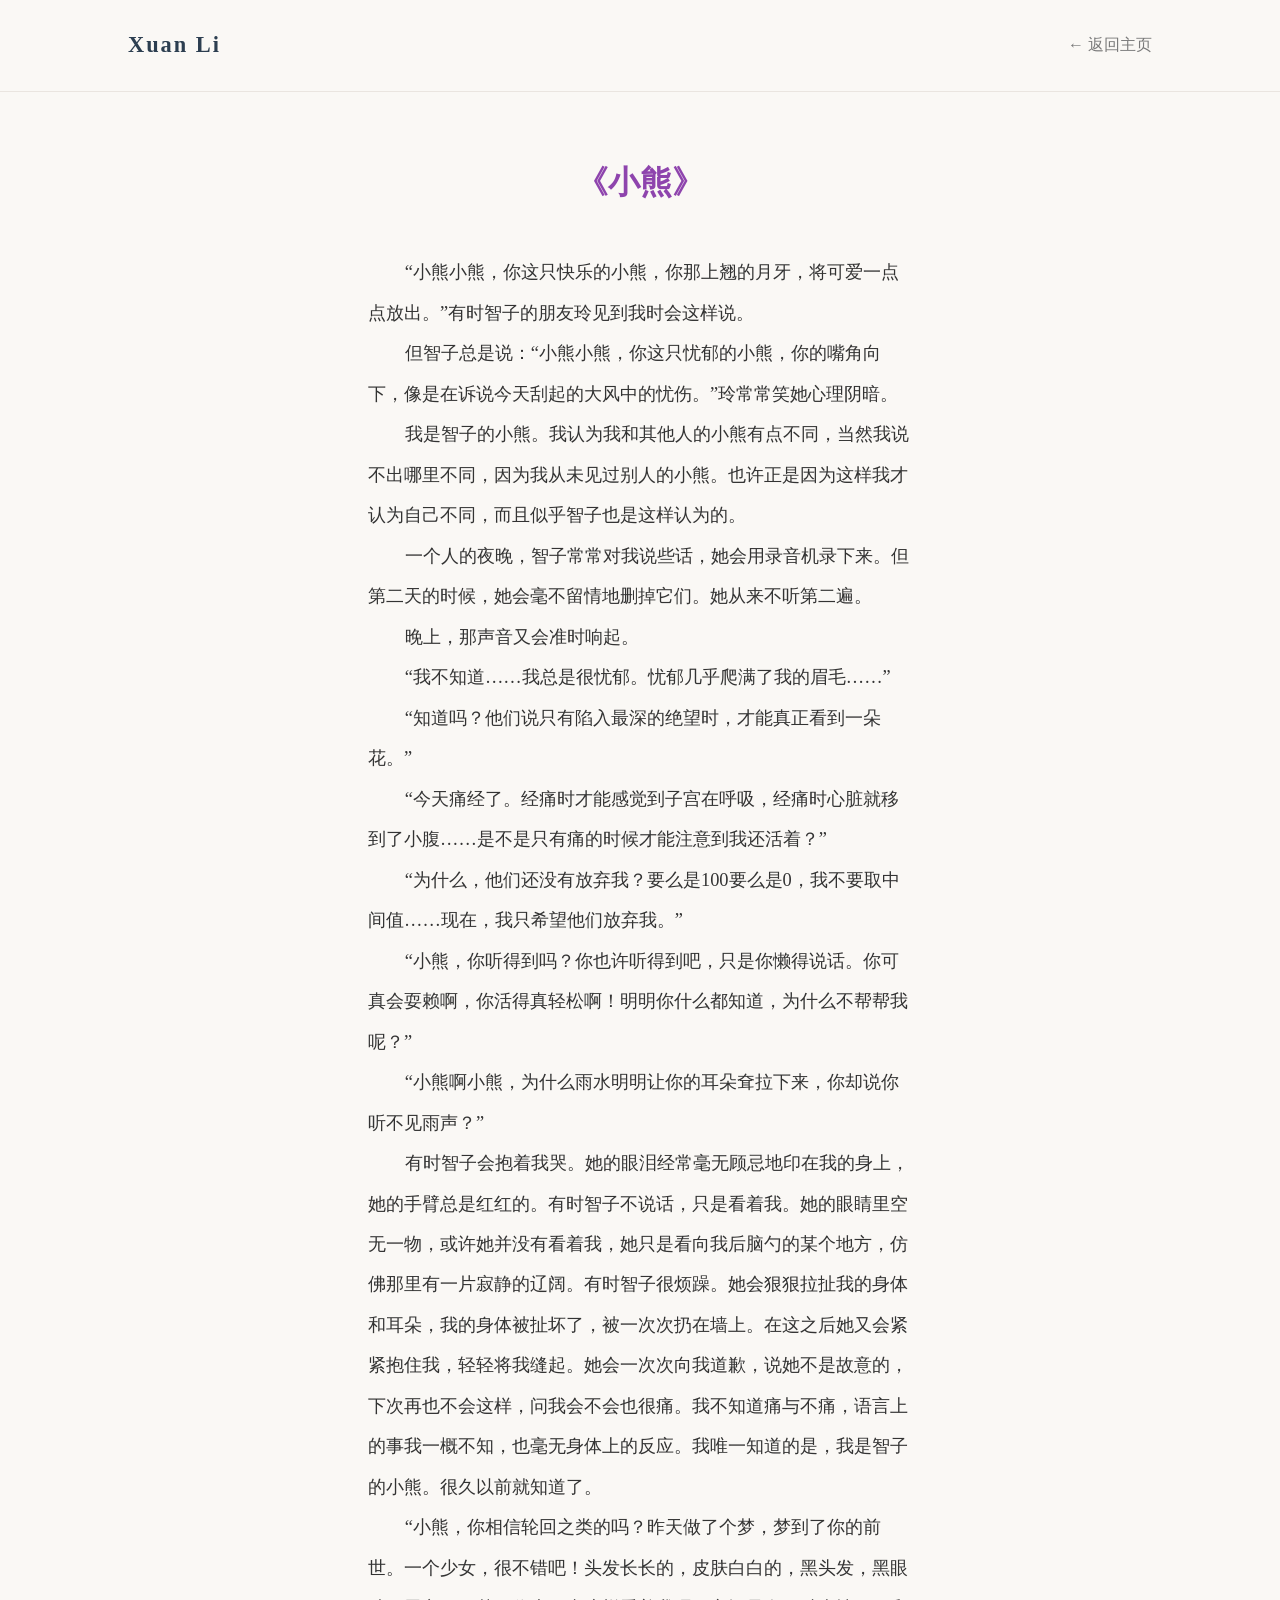
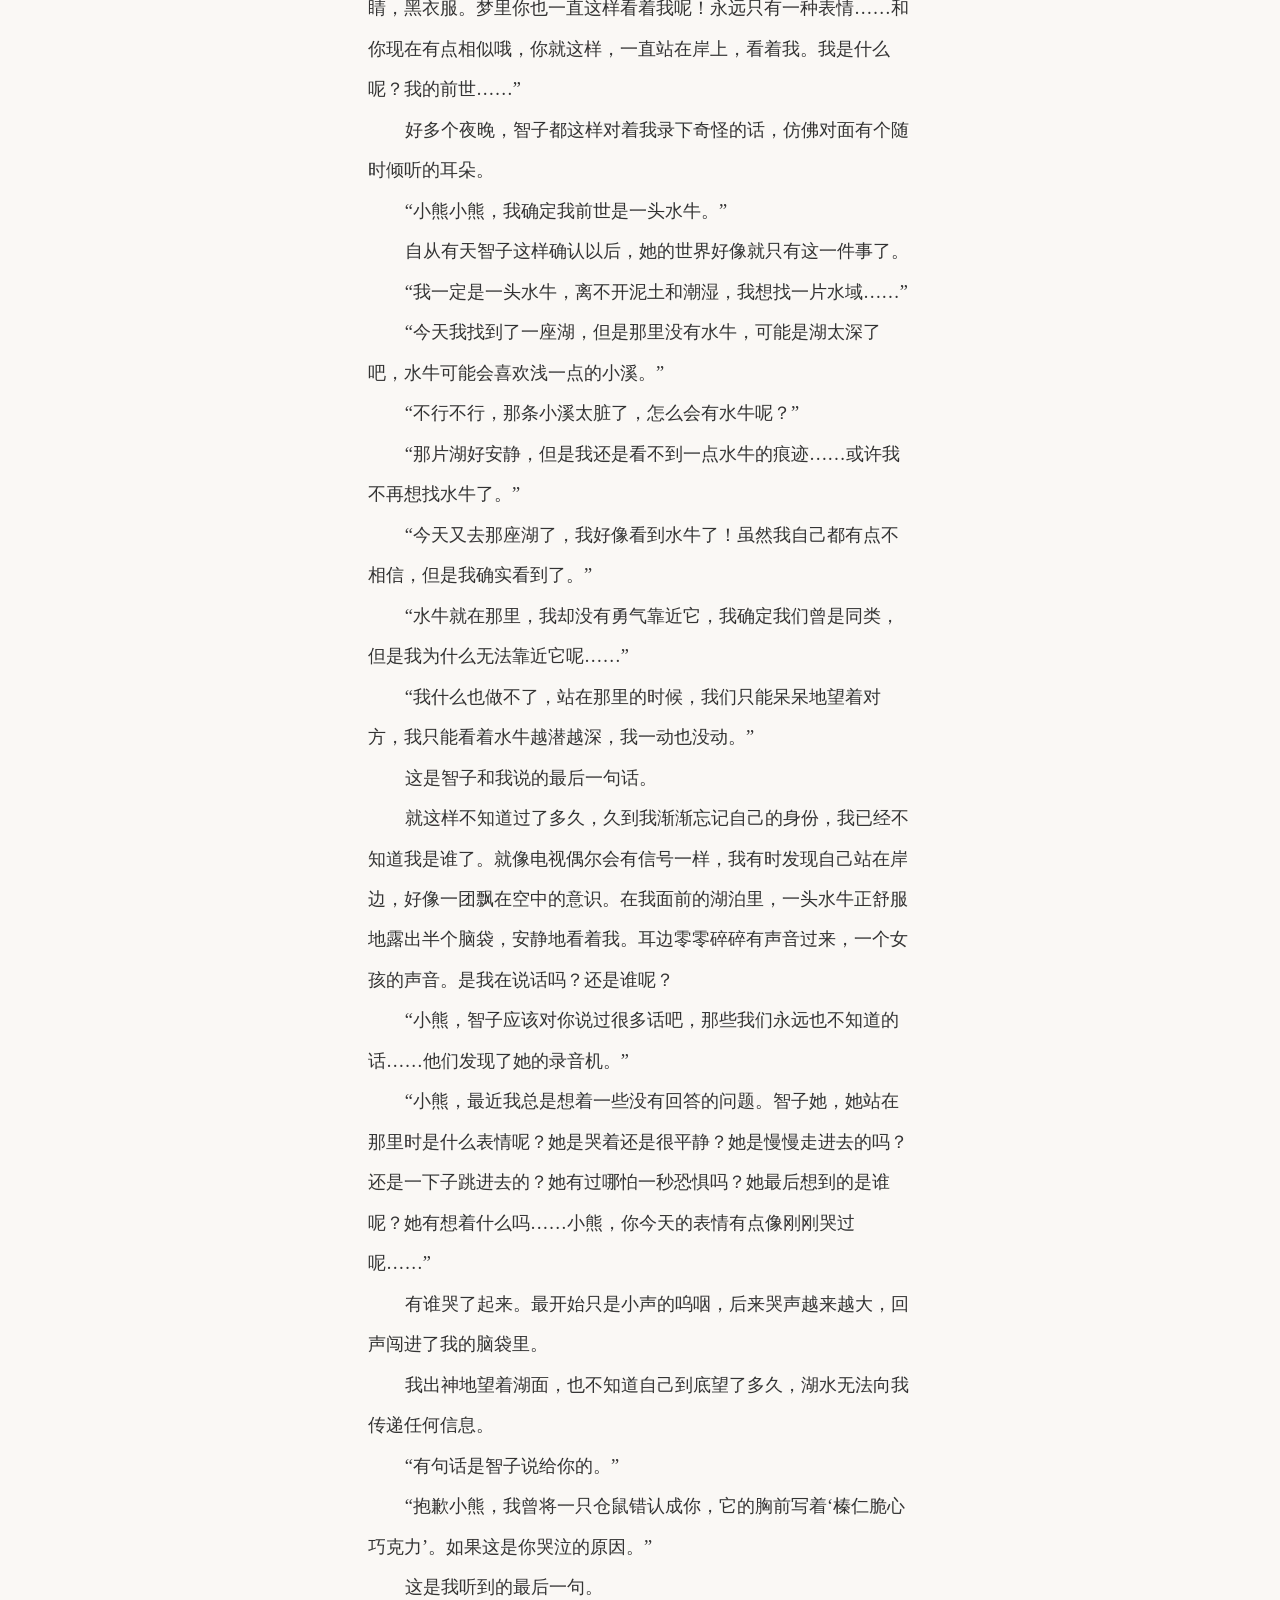
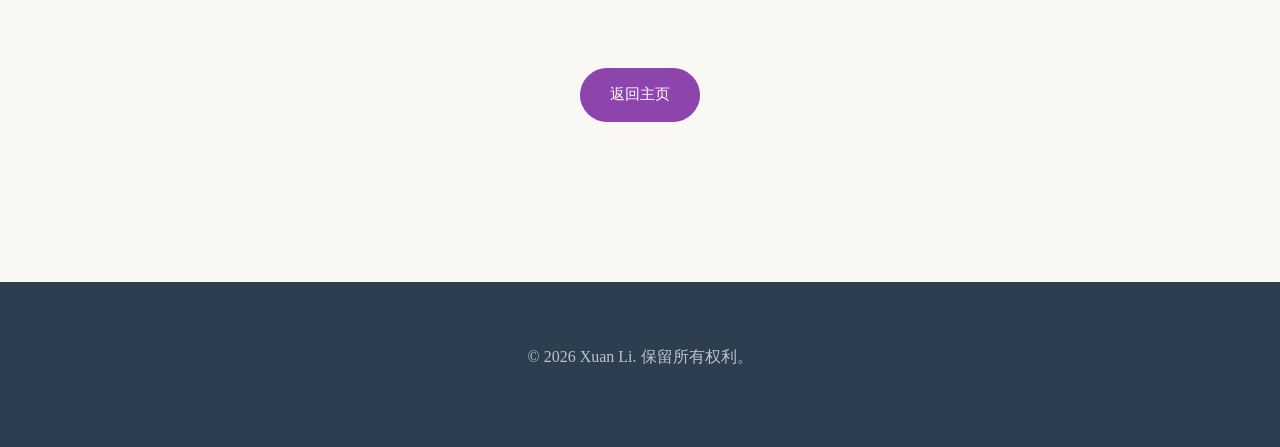
<file: prose2.html>
<!DOCTYPE html>
<html lang="zh-CN">
<head>
    <meta charset="UTF-8">
    <meta name="viewport" content="width=device-width, initial-scale=1.0">
    <!-- 【修改这里】改成你第二篇散文的标题 -->
    <title>小熊 | Xuan Li</title>
    <link rel="stylesheet" href="style.css">
</head>
<body>
    <!-- 顶部导航，方便读者返回主页 -->
    <header>
        <div class="logo">Xuan Li</div>
        <nav>
            <a href="index.html">&larr; 返回主页</a>
        </nav>
    </header>

    <!-- 文章内容区 -->
    <section class="section-container" style="max-width: 800px; margin: 0 auto; text-align: left; padding-top: 60px;">

        <!-- 【修改这里】改成你第二篇散文的标题，保留书名号 -->
        <h1 style="color: #8e44ad; margin-bottom: 40px; font-size: 2rem; text-align: center;">《小熊》</h1>

        <div style="font-size: 1.15rem; line-height: 2.2; color: #333; text-indent: 2em;">
            <!--
              【重要】在这里粘贴你的第二篇散文全文！
              记住我们上一步学的：每一段都要用 <p> 和 </p> 包起来。
              像这样：
             -->
            <p>“小熊小熊，你这只快乐的小熊，你那上翘的月牙，将可爱一点点放出。”有时智子的朋友玲见到我时会这样说。</p>

            <p>但智子总是说：“小熊小熊，你这只忧郁的小熊，你的嘴角向下，像是在诉说今天刮起的大风中的忧伤。”玲常常笑她心理阴暗。</p>

            <p>我是智子的小熊。我认为我和其他人的小熊有点不同，当然我说不出哪里不同，因为我从未见过别人的小熊。也许正是因为这样我才认为自己不同，而且似乎智子也是这样认为的。</p>

            <p>一个人的夜晚，智子常常对我说些话，她会用录音机录下来。但第二天的时候，她会毫不留情地删掉它们。她从来不听第二遍。</p>

            <p>晚上，那声音又会准时响起。</p>

            <p>“我不知道……我总是很忧郁。忧郁几乎爬满了我的眉毛……”</p>

            <p>“知道吗？他们说只有陷入最深的绝望时，才能真正看到一朵花。”</p>

            <p>“今天痛经了。经痛时才能感觉到子宫在呼吸，经痛时心脏就移到了小腹……是不是只有痛的时候才能注意到我还活着？”</p>

            <p>“为什么，他们还没有放弃我？要么是100要么是0，我不要取中间值……现在，我只希望他们放弃我。”</p>

            <p>“小熊，你听得到吗？你也许听得到吧，只是你懒得说话。你可真会耍赖啊，你活得真轻松啊！明明你什么都知道，为什么不帮帮我呢？”</p>

            <p>“小熊啊小熊，为什么雨水明明让你的耳朵耷拉下来，你却说你听不见雨声？”</p>

            <p>有时智子会抱着我哭。她的眼泪经常毫无顾忌地印在我的身上，她的手臂总是红红的。有时智子不说话，只是看着我。她的眼睛里空无一物，或许她并没有看着我，她只是看向我后脑勺的某个地方，仿佛那里有一片寂静的辽阔。有时智子很烦躁。她会狠狠拉扯我的身体和耳朵，我的身体被扯坏了，被一次次扔在墙上。在这之后她又会紧紧抱住我，轻轻将我缝起。她会一次次向我道歉，说她不是故意的，下次再也不会这样，问我会不会也很痛。我不知道痛与不痛，语言上的事我一概不知，也毫无身体上的反应。我唯一知道的是，我是智子的小熊。很久以前就知道了。</p>

            <p>“小熊，你相信轮回之类的吗？昨天做了个梦，梦到了你的前世。一个少女，很不错吧！头发长长的，皮肤白白的，黑头发，黑眼睛，黑衣服。梦里你也一直这样看着我呢！永远只有一种表情……和你现在有点相似哦，你就这样，一直站在岸上，看着我。我是什么呢？我的前世……”</p>

            <p>好多个夜晚，智子都这样对着我录下奇怪的话，仿佛对面有个随时倾听的耳朵。</p>

            <p>“小熊小熊，我确定我前世是一头水牛。”</p>

            <p>自从有天智子这样确认以后，她的世界好像就只有这一件事了。</p>

            <p>“我一定是一头水牛，离不开泥土和潮湿，我想找一片水域……”</p>

            <p>“今天我找到了一座湖，但是那里没有水牛，可能是湖太深了吧，水牛可能会喜欢浅一点的小溪。”</p>

            <p>“不行不行，那条小溪太脏了，怎么会有水牛呢？”</p>

            <p>“那片湖好安静，但是我还是看不到一点水牛的痕迹……或许我不再想找水牛了。”</p>

            <p>“今天又去那座湖了，我好像看到水牛了！虽然我自己都有点不相信，但是我确实看到了。”</p>

            <p>“水牛就在那里，我却没有勇气靠近它，我确定我们曾是同类，但是我为什么无法靠近它呢……”</p>

            <p>“我什么也做不了，站在那里的时候，我们只能呆呆地望着对方，我只能看着水牛越潜越深，我一动也没动。”</p>

            <p>这是智子和我说的最后一句话。</p>

            <p>就这样不知道过了多久，久到我渐渐忘记自己的身份，我已经不知道我是谁了。就像电视偶尔会有信号一样，我有时发现自己站在岸边，好像一团飘在空中的意识。在我面前的湖泊里，一头水牛正舒服地露出半个脑袋，安静地看着我。耳边零零碎碎有声音过来，一个女孩的声音。是我在说话吗？还是谁呢？</p>

            <p>“小熊，智子应该对你说过很多话吧，那些我们永远也不知道的话……他们发现了她的录音机。”</p>

            <p>“小熊，最近我总是想着一些没有回答的问题。智子她，她站在那里时是什么表情呢？她是哭着还是很平静？她是慢慢走进去的吗？还是一下子跳进去的？她有过哪怕一秒恐惧吗？她最后想到的是谁呢？她有想着什么吗……小熊，你今天的表情有点像刚刚哭过呢……”</p>

            <p>有谁哭了起来。最开始只是小声的呜咽，后来哭声越来越大，回声闯进了我的脑袋里。</p>

            <p>我出神地望着湖面，也不知道自己到底望了多久，湖水无法向我传递任何信息。</p>

            <p>“有句话是智子说给你的。”</p>

            <p>“抱歉小熊，我曾将一只仓鼠错认成你，它的胸前写着‘榛仁脆心 巧克力’。如果这是你哭泣的原因。”</p>

            <p>这是我听到的最后一句。</p>

        </div>

        <!-- 底部返回按钮 -->
        <div style="text-align: center; margin-top: 60px;">
            <a href="index.html" class="read-more" style="display: inline-block; background-color: #8e44ad; color: #fff; padding: 12px 30px; border-radius: 30px; text-decoration: none;">返回主页</a>
        </div>
    </section>

    <footer id="contact" style="margin-top: 80px;">
        <p>© <span id="year"></span> Xuan Li. 保留所有权利。</p>
    </footer>
    <script src="script.js"></script>
</body>
</html>
</file>
<file: style.css>
/* ================= 基础设置 ================= */
* {
    margin: 0;
    padding: 0;
    box-sizing: border-box;
    /* 使用优雅的衬线字体，增强文学感 */
    font-family: 'Georgia', 'Songti SC', 'SimSun', serif;
}

body {
    line-height: 1.9;
    color: #3a3a3a;
    background-color: #faf8f5; /* 温暖的米白色，像旧书页 */
}

/* ================= 导航栏 ================= */
header {
    background-color: rgba(250, 248, 245, 0.95);
    border-bottom: 1px solid #eae5e0;
    display: flex;
    justify-content: space-between;
    align-items: center;
    padding: 1.5rem 10%;
    position: sticky;
    top: 0;
    z-index: 100;
}

.logo {
    font-size: 1.4rem;
    font-weight: bold;
    color: #2c3e50;
    letter-spacing: 2px;
}

nav a {
    margin-left: 30px;
    text-decoration: none;
    color: #7a7a7a;
    font-size: 1rem;
    transition: color 0.3s;
}

nav a:hover {
    color: #9b59b6; /* 优雅的紫色 */
}

/* ================= 个人简介区 ================= */
.hero {
    background-color: #f3eff7; /* 淡紫罗兰色 */
    text-align: center;
    padding: 140px 20px;
}

.hero h1 {
    font-size: 2.8rem;
    margin-bottom: 20px;
    color: #2c3e50;
    font-weight: normal;
}

.hero p {
    font-size: 1.2rem;
    color: #5a5a5a;
    max-width: 600px;
    margin: 0 auto;
}

/* ================= 区块通用样式 ================= */
.section-container {
    padding: 80px 10%;
    text-align: center;
}

.bg-light {
    background-color: #faf8f5;
}

.section-container h2 {
    font-size: 1.8rem;
    margin-bottom: 60px;
    color: #2c3e50;
    font-weight: normal;
    position: relative;
    display: inline-block;
    letter-spacing: 2px;
}

.section-container h2::after {
    content: '';
    position: absolute;
    width: 40%;
    height: 2px;
    background-color: #9b59b6;
    bottom: -15px;
    left: 30%;
}

/* ================= 卡片网格布局 ================= */
.project-grid {
    display: flex;
    justify-content: center;
    gap: 30px;
    flex-wrap: wrap;
    margin-bottom: 20px;
}

.card {
    background: #ffffff;
    border: 1px solid #eae5e0;
    padding: 35px 25px;
    border-radius: 4px;
    width: 320px;
    box-shadow: 0 4px 20px rgba(0,0,0,0.03);
    transition: transform 0.3s, box-shadow 0.3s;
    text-align: left;
    display: flex;
    flex-direction: column;
}

.card:hover {
    transform: translateY(-4px);
    box-shadow: 0 8px 30px rgba(0,0,0,0.08);
}

.card h3 {
    margin-bottom: 15px;
    color: #9b59b6;
    font-size: 1.2rem;
    font-weight: normal;
    letter-spacing: 1px;
}

/* ================= 诗歌排版专用样式 ================= */
.poem-text {
    color: #555;
    font-style: italic;
    text-align: left;
    line-height: 2.2;
    margin-top: 10px;
    margin-bottom: 20px;
    font-family: 'Georgia', 'Kaiti SC', 'KaiTi', serif;
    flex-grow: 1;
}

/* ================= 阅读全文链接 ================= */
.read-more {
    color: #9b59b6;
    text-decoration: none;
    font-size: 0.95rem;
    border-bottom: 1px solid transparent;
    transition: border-color 0.3s;
    align-self: flex-start;
}

.read-more:hover {
    border-bottom: 1px solid #9b59b6;
}

/* ================= 公众号签名档 ================= */
.signature {
    text-align: center;
    padding: 50px 20px;
    background-color: #ffffff;
    border-top: 1px solid #eae5e0;
    border-bottom: 1px solid #eae5e0;
}

.signature p {
    font-size: 1rem;
    color: #888;
    font-style: italic;
}

.signature strong {
    color: #9b59b6;
    font-weight: normal;
    border-bottom: 1px dashed #9b59b6;
    padding-bottom: 2px;
}

/* ================= 页脚 ================= */
footer {
    background-color: #2c3e50;
    color: #bdc3c7;
    text-align: center;
    padding: 60px 20px;
}

footer h2 {
    font-size: 1.5rem;
    margin-bottom: 20px;
    color: #ffffff;
    font-weight: normal;
    letter-spacing: 2px;
}

footer p {
    margin-bottom: 15px;
}

.email {
    font-size: 1.1rem;
    color: #ffffff !important;
    margin: 25px 0 !important;
}

.copyright {
    margin-top: 40px;
    font-size: 0.85rem;
    color: #7f8c8d !important;
}
</file>
